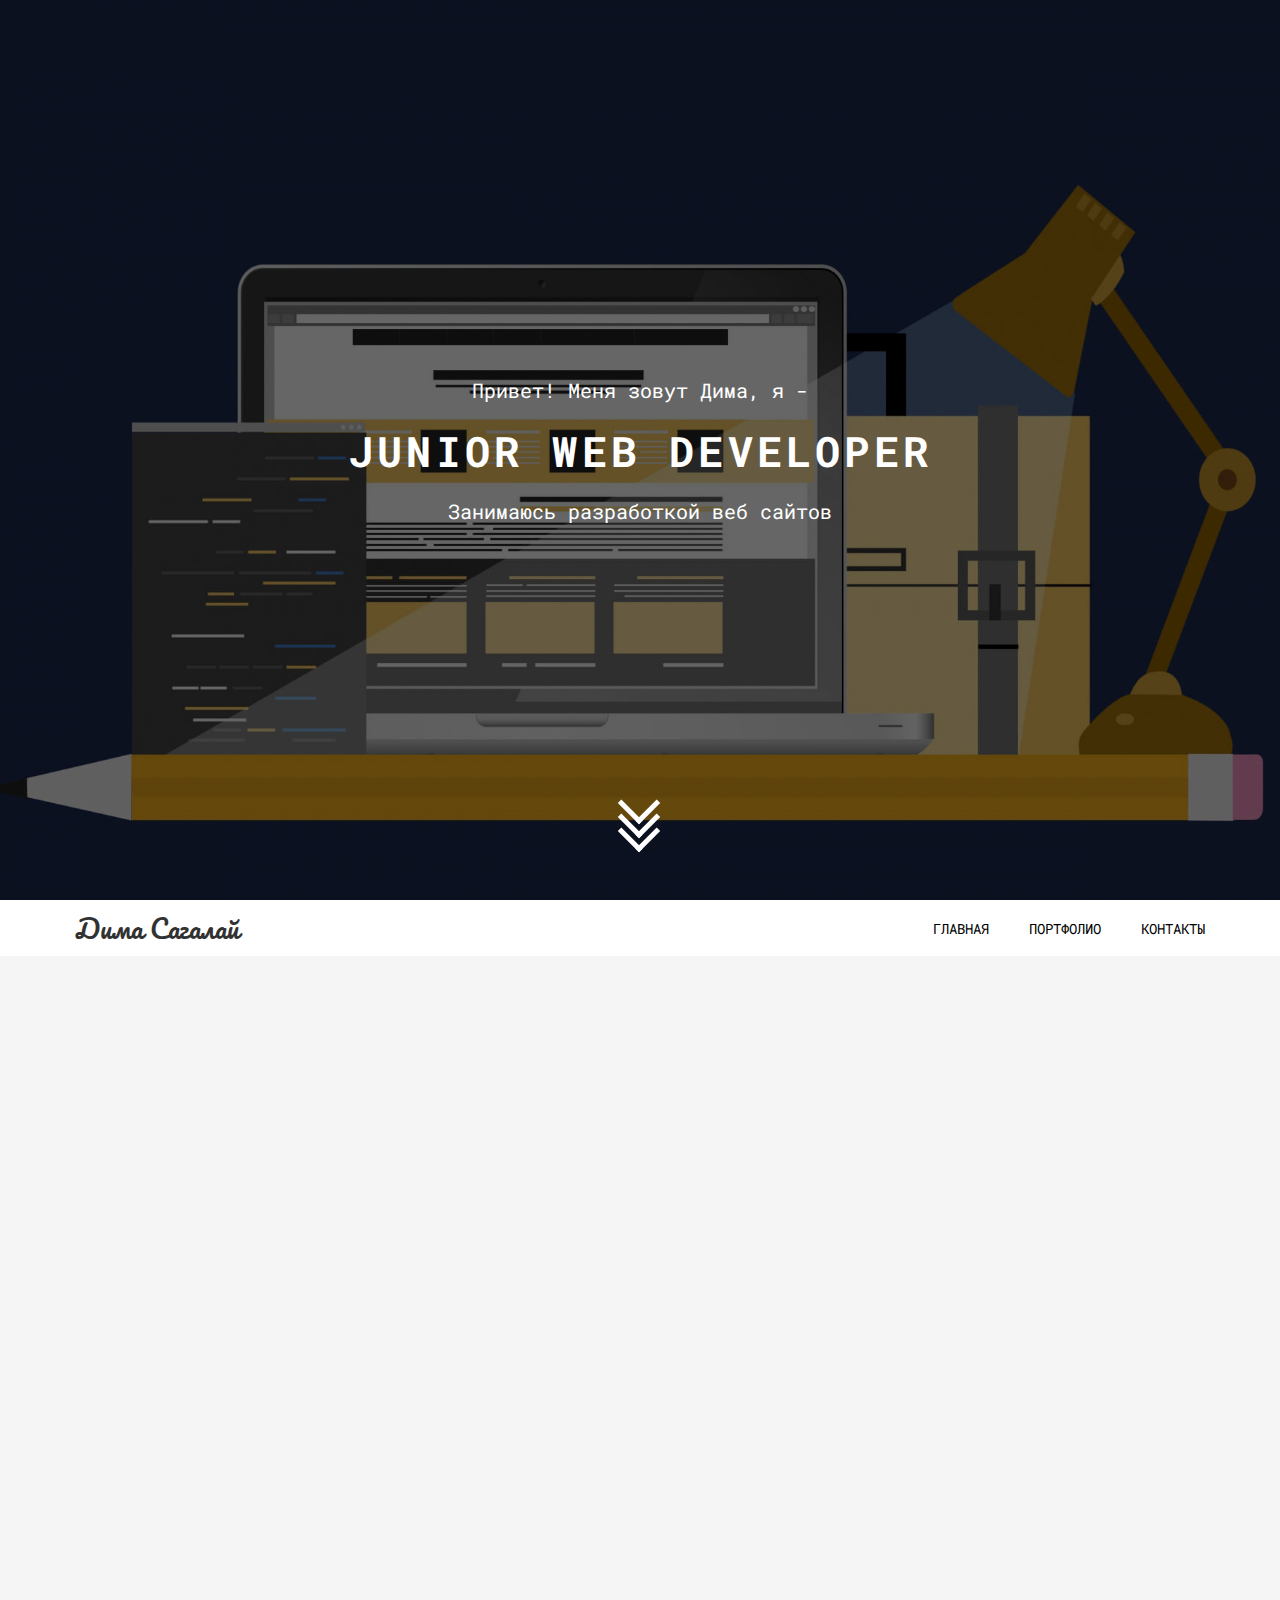
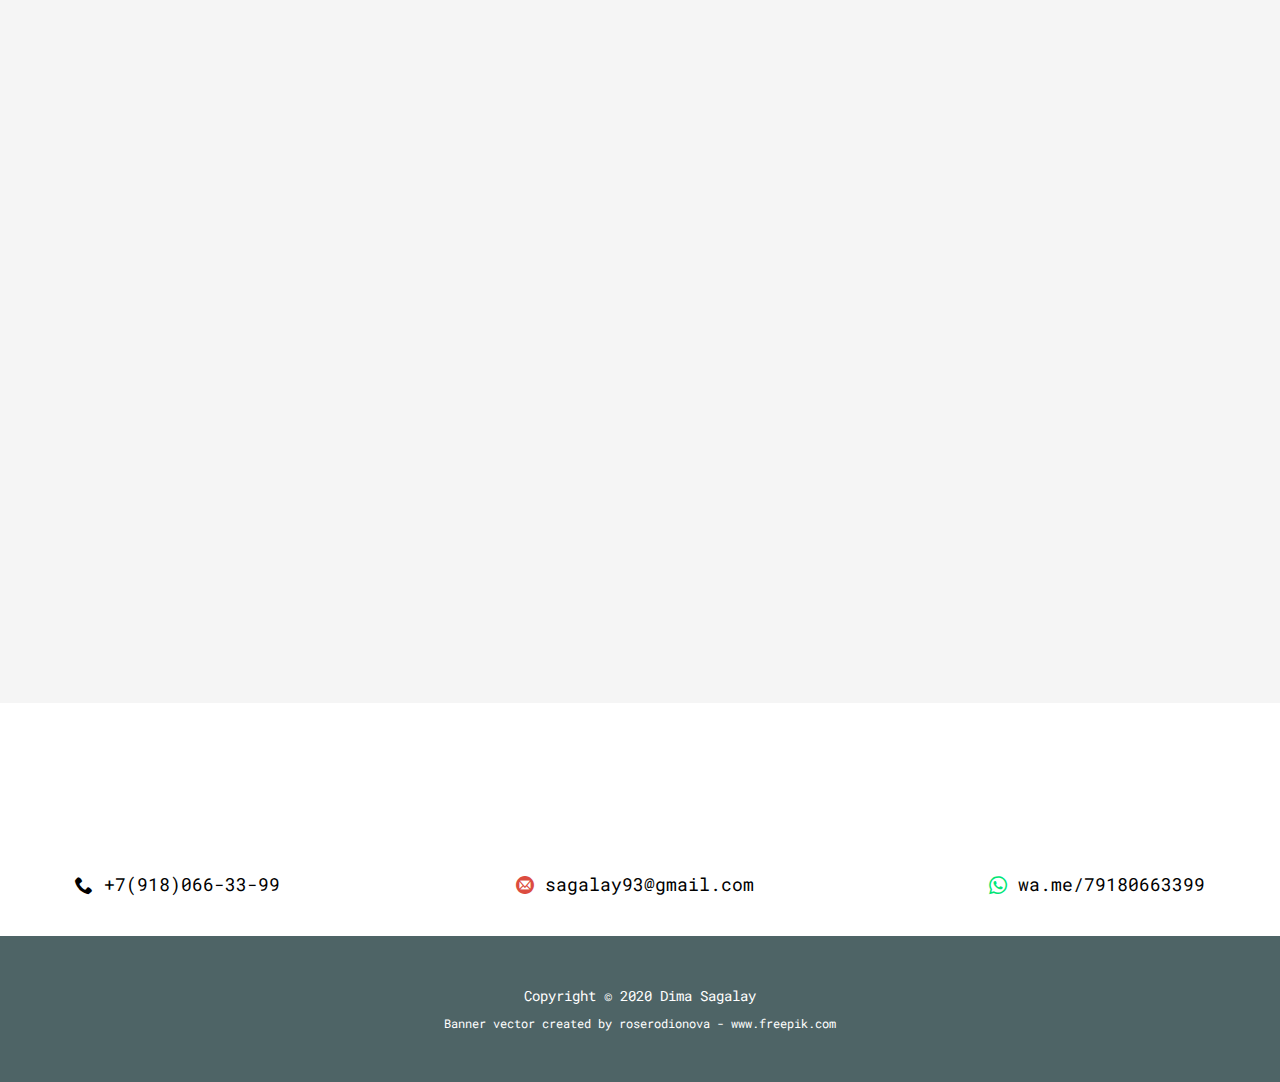
<file: index.html>
<!DOCTYPE html>
<html lang="en">
  <head>
    <meta charset="UTF-8" />
    <meta name="viewport" content="width=device-width, initial-scale=1.0" />
    <meta http-equiv="X-UA-Compatible" content="ie=edge" />
    <title>DimaSagalay</title>
    <link
      rel="apple-touch-icon"
      sizes="180x180"
      href="assets/favicon/apple-touch-icon.png"
    />
    <link
      rel="icon"
      type="image/png"
      sizes="32x32"
      href="assets/favicon/favicon-32x32.png"
    />
    <link
      rel="icon"
      type="image/png"
      sizes="16x16"
      href="assets/favicon/favicon-16x16.png"
    />
    <link rel="manifest" href="assets/favicon/site.webmanifest" />
    <link
      rel="mask-icon"
      href="assets/favicon/safari-pinned-tab.svg"
      color="#5bbad5"
    />
    <meta name="msapplication-TileColor" content="#2b5797" />
    <meta name="theme-color" content="#ffffff" />
    <link
      href="https://fonts.googleapis.com/css?family=Pacifico|Roboto+Mono:300,400,700&display=swap&subset=cyrillic-ext"
      rel="stylesheet"
    />
    <link rel="stylesheet" href="assets/css/style.css" />
    <link rel="stylesheet" href="assets/css/icons.css" />
    <link rel="stylesheet" href="assets/css/animate.css" />

    <script src="https://ajax.googleapis.com/ajax/libs/jquery/3.4.1/jquery.min.js"></script>
  </head>

  <body>
    <!-- Intro -->
    <section class="intro" id="intro">
      <div class="intro__overlay">
        <div class="container">
          <div class="intro__wrapper">
            <div class="intro__greeting wow fadeIn" data-wow-duration="2s">
              Привет! Меня зовут Дима, я -
            </div>
            <h1
              class="intro__specific wow fadeIn"
              data-wow-duration="2s"
              data-wow-delay=".3s"
            >
              Junior web developer
            </h1>
            <div
              class="intro__greeting wow fadeIn"
              data-wow-duration="2s"
              data-wow-delay=".6s"
            >
              Занимаюсь разработкой веб сайтов
            </div>
            <div class="intro__arrow">
              <a href="#" data-scroll="#portfolio">
                <div class="arrow">
                  <span></span>
                  <span></span>
                  <span></span>
                </div>
              </a>
            </div>
          </div>
        </div>
      </div>
    </section>

    <!-- Header -->
    <header class="header sticky">
      <div class="container">
        <div class="header__inner">
          <div class="header__logo">
            <a
              class="logo"
              href="resume.pdf"
              title="Скачать резюме"
              target="_blank"
              >Дима Сагалай</a
            >
          </div>
          <nav class="nav" id="nav">
            <a class="nav__link" href="#" data-scroll="#intro">Главная</a>
            <a class="nav__link" href="#" data-scroll="#portfolio">Портфолио</a>
            <a class="nav__link" href="#" data-scroll="#connect">Контакты</a>
          </nav>
          <button class="burger" type="button" id="navToggle">
            <span class="burger__item">Menu</span>
          </button>
        </div>
      </div>
    </header>

    <!-- Works -->
    <section class="section section--gray" id="portfolio">
      <div class="container">
        <div class="section__inner">
          <div class="section__title wow fadeIn">
            Мои Работы
          </div>
          <div class="section__subtitle wow fadeIn" data-wow-duration="2s">
            Здесь собраны все проекты с которыми я работал
          </div>
        </div>
      </div>
      <div class="works">
        <div class="works__item">
          <div class="works__wrapper wow fadeInUp" data-wow-delay=".1s">
            <a class="works__links" href="assets/portfolio/activebox.html">
              <img
                class="works__img"
                src="assets/img/works/activebox.jpg"
                alt="site image"
              />
            </a>
            <span class="works__title">Сайт-визитка</span>
            <span class="works__subtitle">HTML/CSS/JS</span>
          </div>
        </div>
        <div class="works__item">
          <div class="works__wrapper wow fadeInUp" data-wow-delay=".2s">
            <a class="works__links" href="assets/portfolio/mogo.html">
              <img
                class="works__img"
                src="assets/img/works/mogo.jpg"
                alt="site image"
              />
            </a>
            <span class="works__title">Сайт-визитка</span>
            <span class="works__subtitle">HTML/CSS/JS</span>
          </div>
        </div>
        <div class="works__item">
          <div class="works__wrapper wow fadeInUp" data-wow-delay=".3s">
            <a class="works__links" href="assets/portfolio/logotype.html">
              <img
                class="works__img"
                src="assets/img/works/logotype.jpg"
                alt="site image"
              />
            </a>
            <span class="works__title">Сайт-визитка</span>
            <span class="works__subtitle">HTML/CSS/JS</span>
          </div>
        </div>
        <div class="works__item">
          <div class="works__wrapper wow fadeInUp" data-wow-delay=".1s">
            <a class="works__links" href="assets/portfolio/conference.html">
              <img
                class="works__img"
                src="assets/img/works/conference.jpg"
                alt="site image"
              />
            </a>
            <span class="works__title">Сайт-визитка</span>
            <span class="works__subtitle">HTML/CSS</span>
          </div>
        </div>
        <div class="works__item">
          <div class="works__wrapper wow fadeInUp" data-wow-delay=".2s">
            <a class="works__links" href="assets/portfolio/golden.html">
              <img
                class="works__img"
                src="assets/img/works/golden.jpg"
                alt="site image"
              />
            </a>
            <span class="works__title">Сайт-визитка</span>
            <span class="works__subtitle">HTML/CSS</span>
          </div>
        </div>
        <div class="works__item">
          <div class="works__wrapper wow fadeInUp" data-wow-delay=".3s">
            <a class="works__links" href="assets/portfolio/photography.html">
              <img
                class="works__img"
                src="assets/img/works/photography.jpg"
                alt="site image"
              />
            </a>
            <span class="works__title">Сайт-визитка</span>
            <span class="works__subtitle">HTML/CSS/JS</span>
          </div>
        </div>
      </div>
      <!-- /.works -->
    </section>
    <!-- /.section -->

    <!-- Connect -->
    <section class="section section__connect" id="connect">
      <div class="container">
        <h3 class="section__title wow fadeIn">Для связи</h3>
        <div class="connect">
          <div class="connect__item">
            <a class="connect__links" href="tel:+79180663399">
              <span class="icon icon-phone"></span>
              +7(918)066-33-99
            </a>
          </div>
          <div class="connect__item">
            <a
              class="connect__links"
              href="mailto:sagalay93@gmail.com"
              target="_blank"
            >
              <span class="icon icon-mail4"></span>
              sagalay93@gmail.com
            </a>
          </div>
          <div class="connect__item">
            <a
              class="connect__links"
              href="https://wa.me/79180663399"
              rel="noopener"
              target="_blank"
            >
              <span class="icon icon-whatsapp"></span>
              wa.me/79180663399
            </a>
          </div>
        </div>
      </div>
    </section>

    <!-- Footer -->
    <footer class="footer">
      <div class="container">
        <div class="copyright">
          <div class="copyright__dima">Copyright &copy; 2020 Dima Sagalay</div>
          <a
            class="copyright__freepik"
            href="https://www.freepik.com/free-photos-vectors/banner"
          >
            Banner vector created by roserodionova - www.freepik.com
          </a>
        </div>
      </div>
    </footer>

    <script src="assets/js/app.js"></script>
    <script src="assets/js/wow.min.js"></script>
    <script>
      new WOW().init();
    </script>
  </body>
</html>
</file>
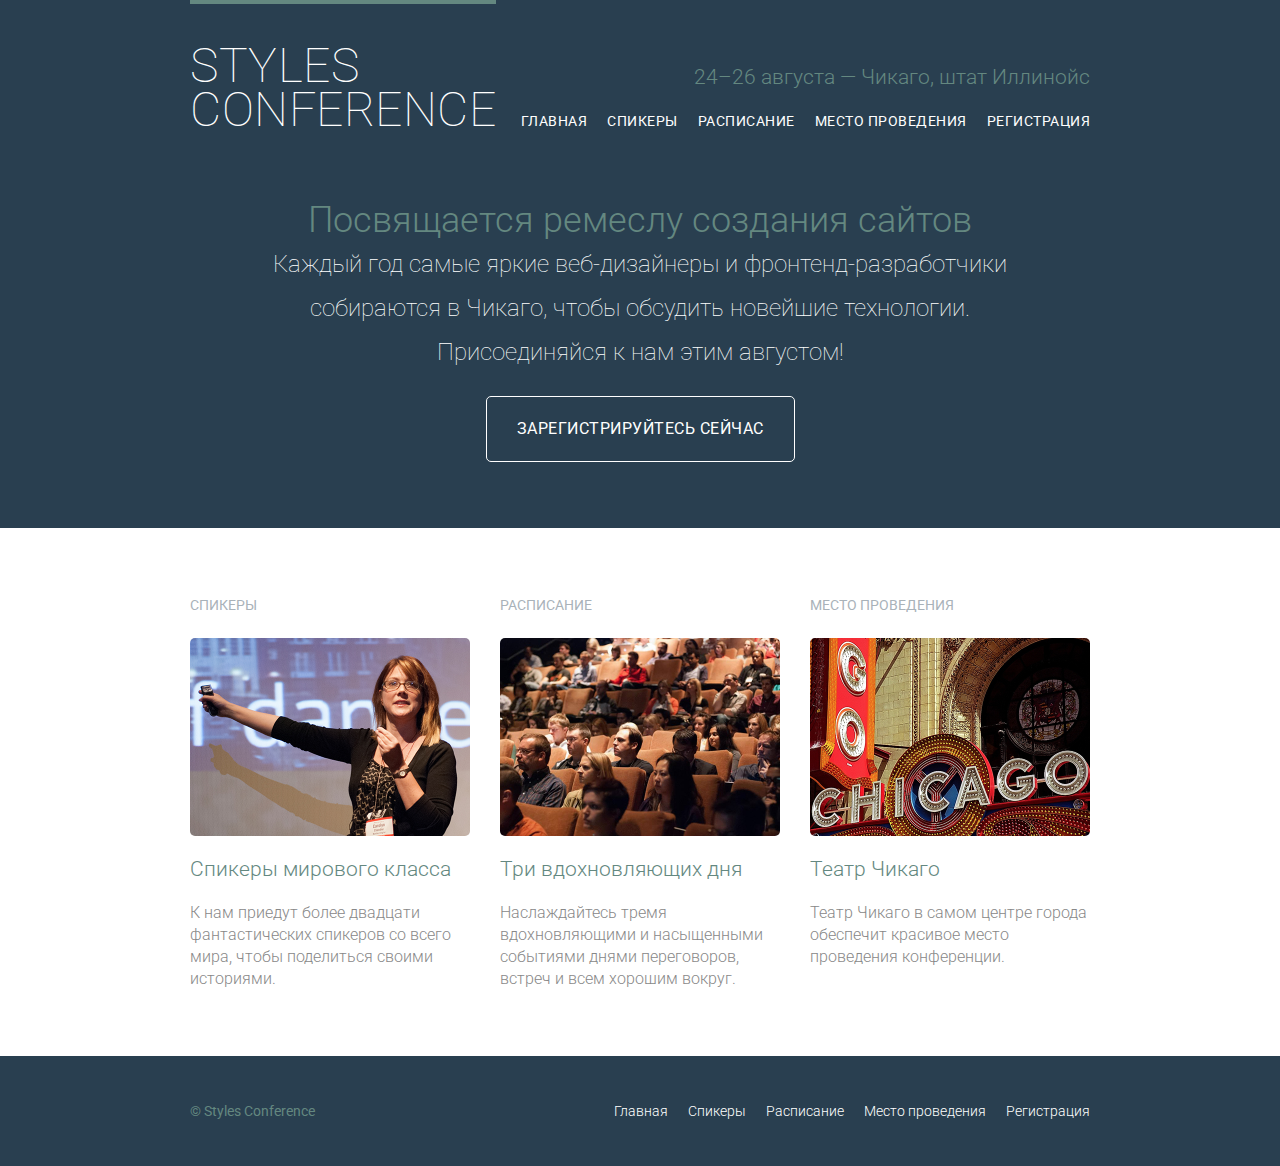
<file: assets/portfolio/conference/index.html>
﻿<!DOCTYPE html>
<html lang="ru">
<head>
  <meta charset="utf-8">
  <title>Styles Conference</title>
  <link rel="stylesheet" href="assets/stylesheets/main.css">
  <link rel="stylesheet" href="https://fonts.googleapis.com/css?family=Roboto:400,300,100&subset=cyrillic,latin">
</head>
<body>

  <header class="primary-header container group">
    <h1 class="logo">
      <a href="index.html">Styles <br> Conference</a>
    </h1>
	
    <h3 class="tagline">24&ndash;26 августа &mdash; Чикаго, штат Иллинойс</h3>
		
    <nav class="nav primary-nav">
      <ul>
        <li><a href="index.html">Главная</a></li><!--
        --><li><a href="speakers.html">Спикеры</a></li><!--
        --><li><a href="schedule.html">Расписание</a></li><!--
        --><li><a href="venue.html">Место проведения</a></li><!--
        --><li><a href="register.html">Регистрация</a></li>
      </ul>
	</nav>
  </header>
  
  <section class="hero container">
    <h2>Посвящается ремеслу создания сайтов</h2>
    <p>Каждый год самые яркие веб-дизайнеры и фронтенд-разработчики собираются в Чикаго, 
       чтобы обсудить новейшие технологии. Присоединяйся к нам этим августом!</p>
	   
    <a class="btn btn-alt" href="register.html">Зарегистрируйтесь сейчас</a>
  </section>
  
    <section class="row">
	  <div class="grid">

        <!-- Спикеры -->

        <section class="teaser col-1-3">
		  <h5>Спикеры</h5>
 	      <a href="speakers.html">            
			<img src="assets/images/home/speakers.jpg" alt="Профессиональные спикеры">
            <h3>Спикеры мирового класса</h3>
	      </a>
          <p>К нам приедут более двадцати фантастических спикеров со всего мира, чтобы поделиться своими историями.</p>
        </section><!--

        Расписание

        --><section class="teaser col-1-3">
          <h5>Расписание</h5>
          <a href="schedule.html">
            <img src="assets/images/home/schedule.jpg" alt="Участники конференции">
			<h3>Три вдохновляющих дня</h3>
	      </a>
          <p>Наслаждайтесь тремя вдохновляющими и насыщенными событиями днями переговоров, встреч и всем хорошим вокруг.</p>
        </section><!--

        Место проведения

        --><section class="teaser col-1-3">
          <h5>Место проведения</h5>
          <a href="venue.html">
            <img src="assets/images/home/venue.jpg" alt="Театр Чикаго">
			<h3>Театр Чикаго</h3>
	      </a>
          <p>Театр Чикаго в самом центре города обеспечит красивое место проведения конференции.</p>
        </section>
      </div>
    </section> 
  
  <footer class="primary-footer container group">
    <small>&copy; Styles Conference</small>
    <nav class="nav">
      <ul>
        <li><a href="index.html">Главная</a></li><!--
        --><li><a href="speakers.html">Спикеры</a></li><!--
        --><li><a href="schedule.html">Расписание</a></li><!--
        --><li><a href="venue.html">Место проведения</a></li><!--
        --><li><a href="register.html">Регистрация</a></li>
      </ul>
	</nav>
  </footer>
	 
</body>
</html>
</file>
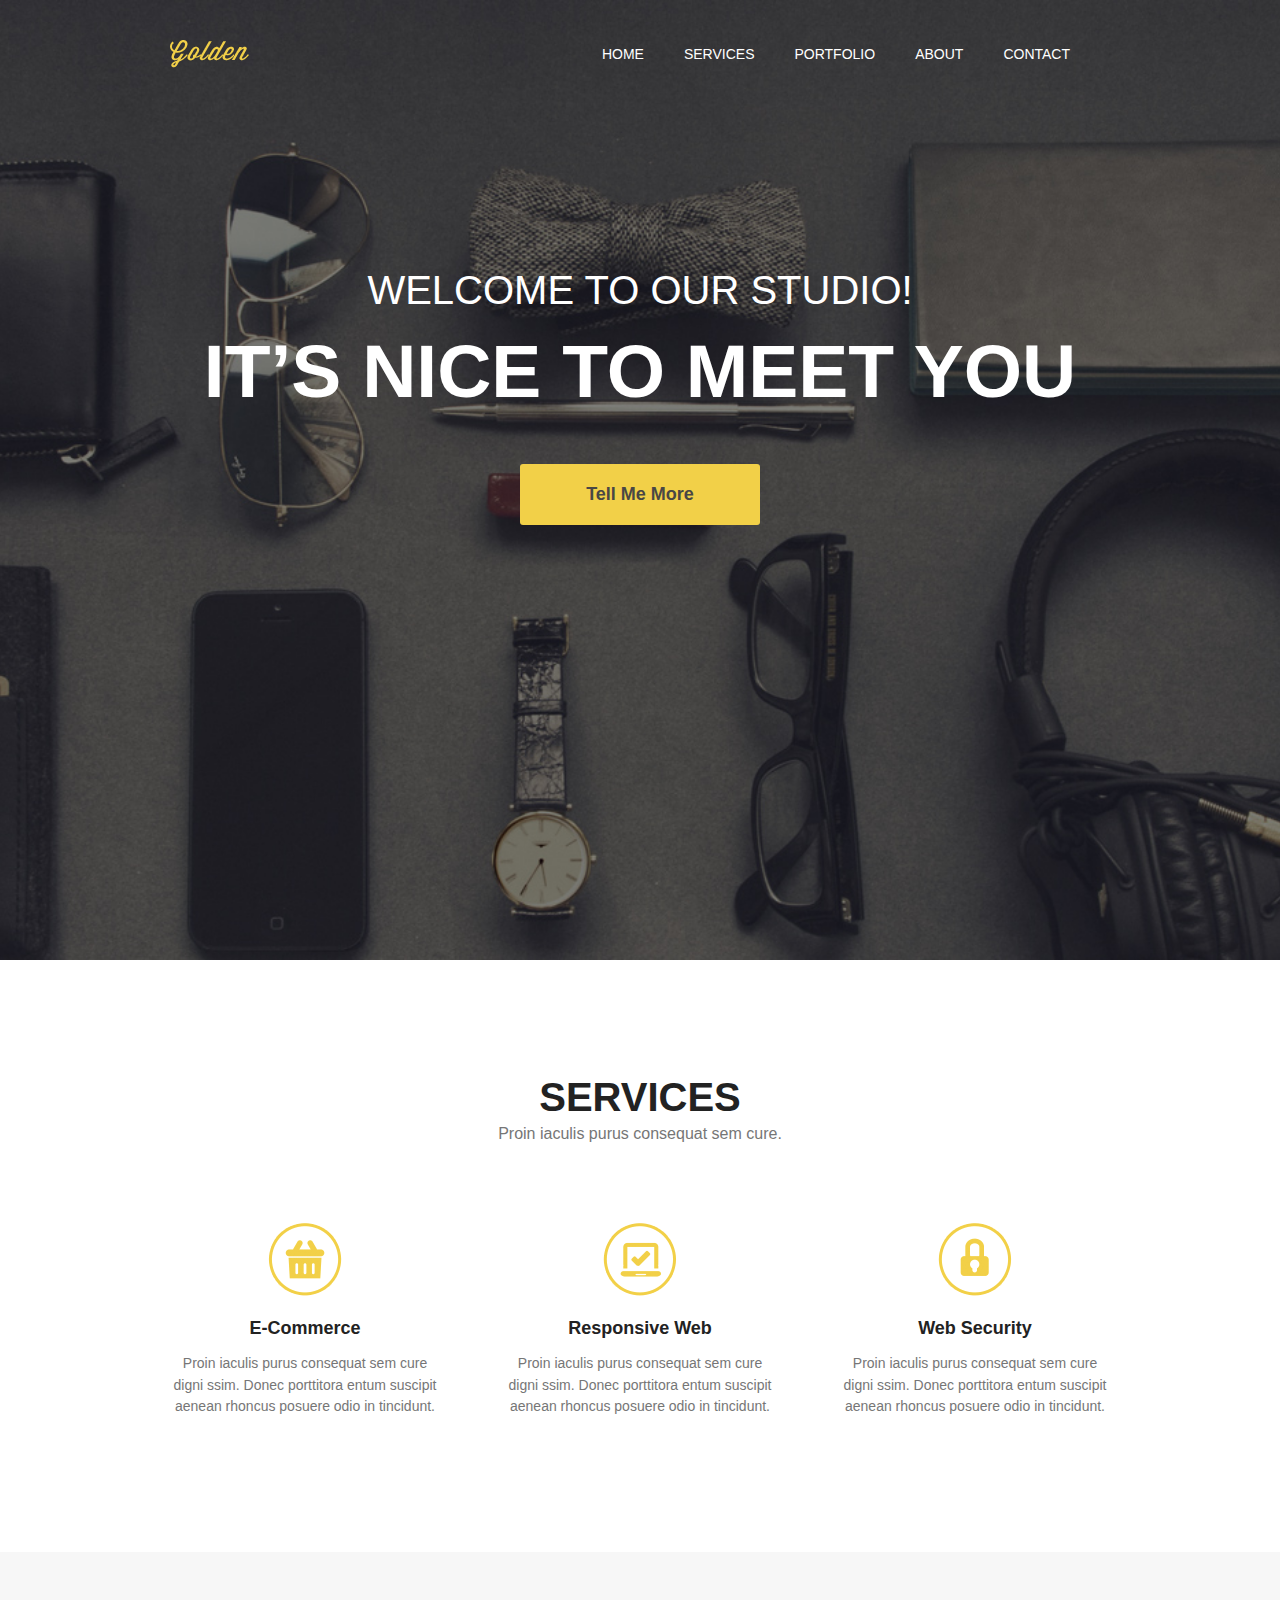
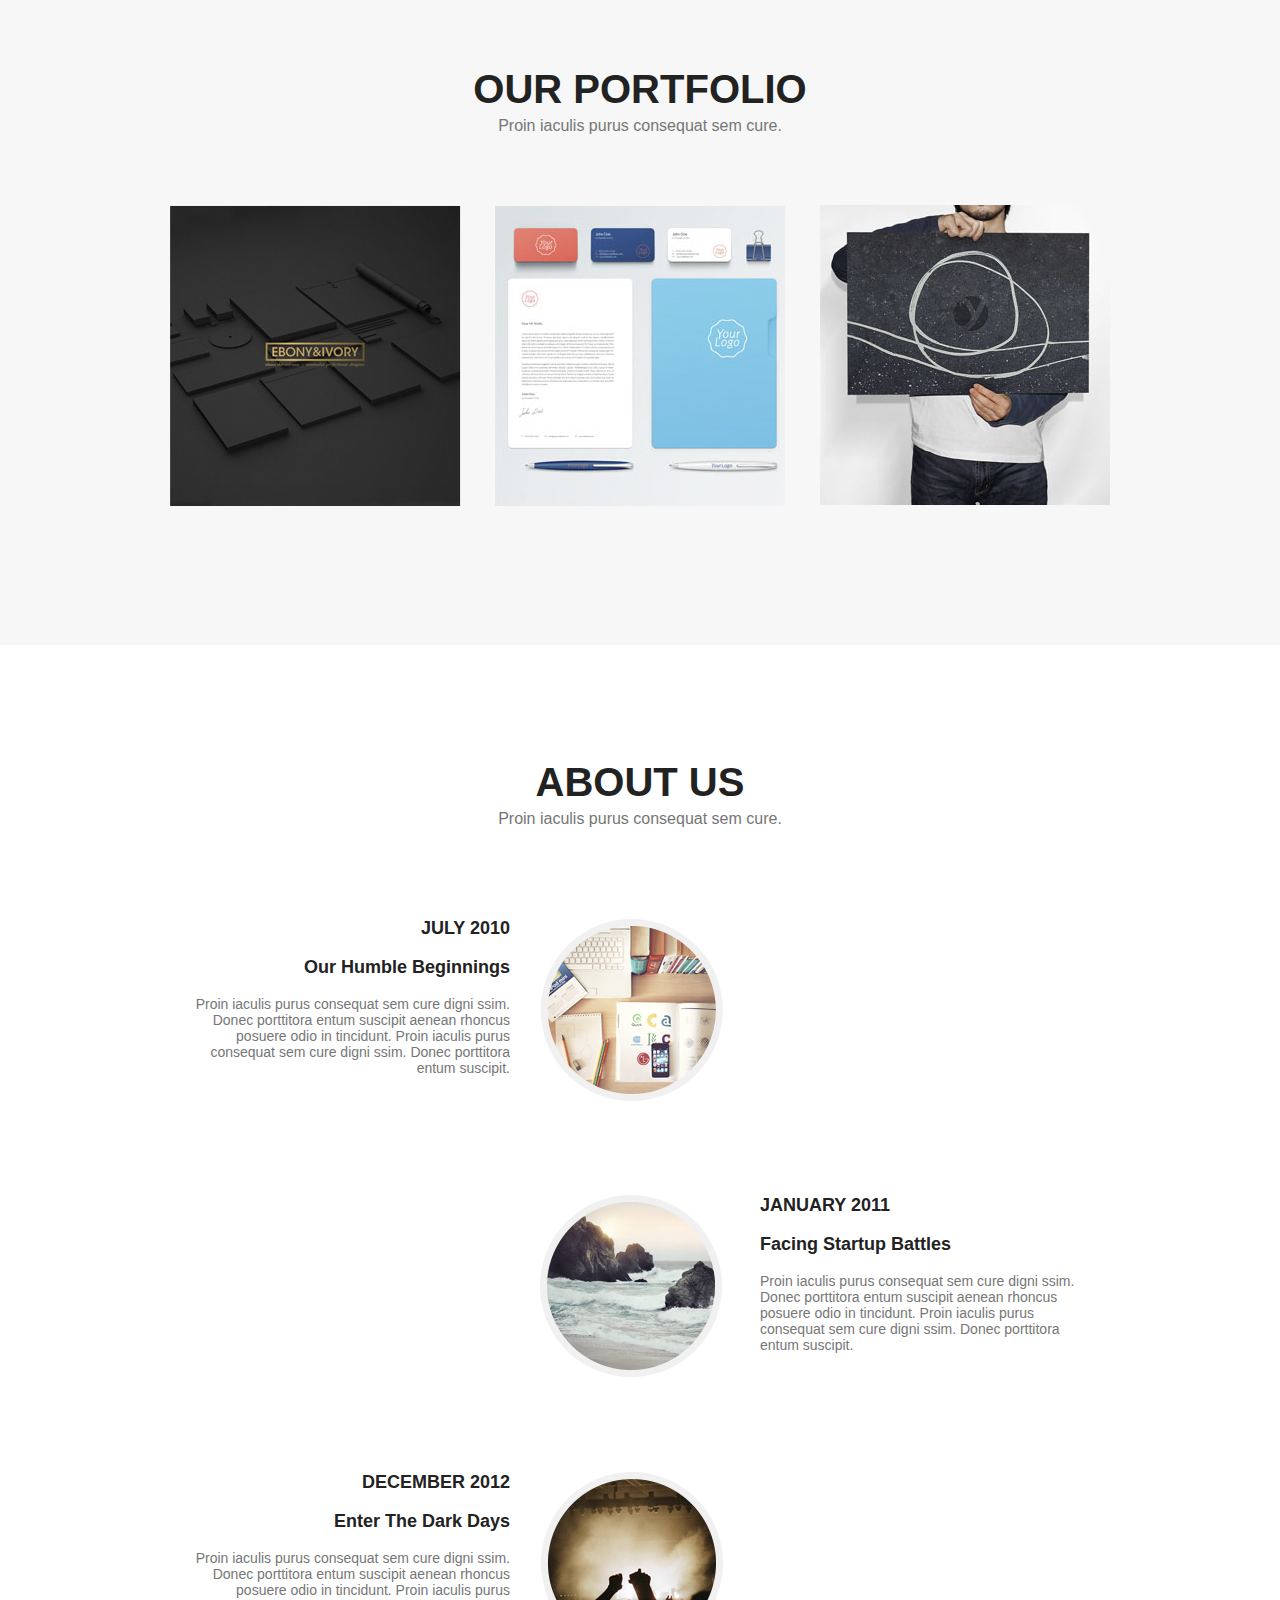
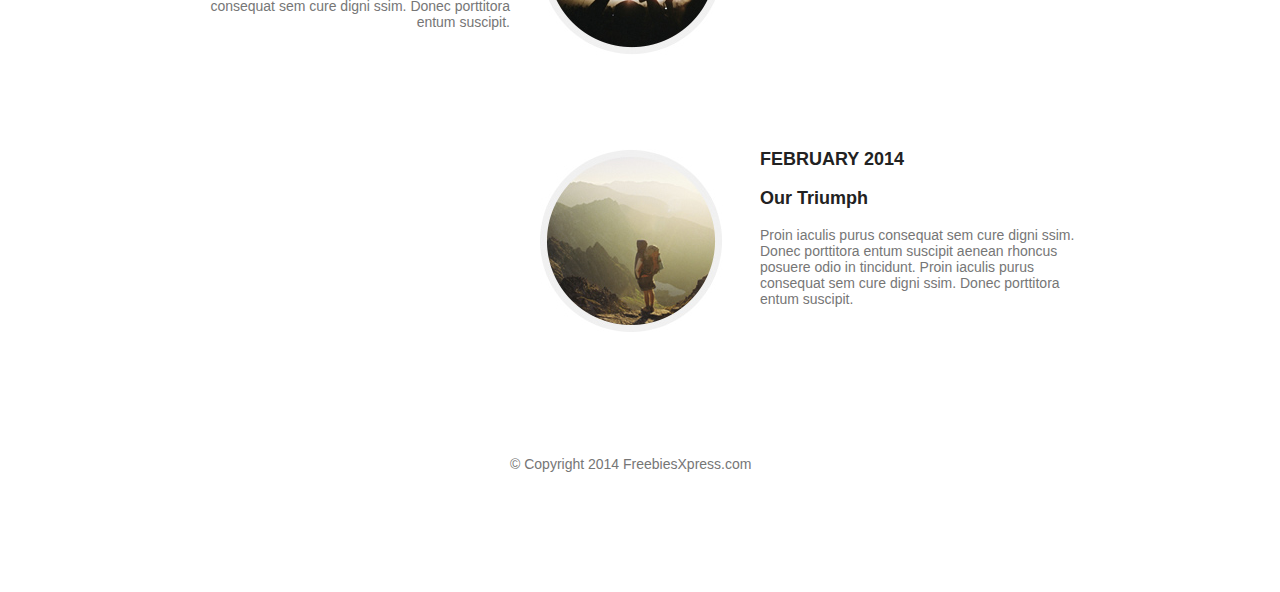
<file: assets/portfolio/golden/index.html>
<!DOCTYPE html>
<html lang="ru">
<head>
	<meta charset="UTF-8">
	<title>Golden</title>
	<link rel="stylesheet" href="css/main.css">
</head>
<body>
	<header>
		<div class="container">
			<div class="logo_nav clearfix"><img src="img/logo.png" alt="" class="logo">
				<nav>
					<ul class="menu">
						<li>
							<a href="#">Home</a>
						</li>
						<li>
							<a href="#">Services</a>
						</li>
						<li>
							<a href="#">Portfolio</a>
						</li>
						<li>
							<a href="#">About</a>
						</li>
						<li>
							<a href="#">Contact</a>
						</li>
					</ul>
				</nav>
			</div>
			<div class="title">
				<div class="title_first">
					Welcome To Our Studio!
				</div>
				<h1>
					It’s nice to Meet you
				</h1>
			</div>
			<a href="#" class="button">Tell Me More</a>
		</div>
	</header>
	<section id="services">
		<div class="container">
			<div class="sec_title">
				<h2>
					Services
				</h2>
				<p>
					Proin iaculis purus consequat sem cure. 
				</p>
			</div>
			<div class="services clearfix">
				<div class="services_item">
					<img src="img/icon1.png" alt="Услуга">
					<h3>
						E-Commerce
					</h3>
					<p>
						Proin iaculis purus consequat sem cure 
						digni ssim. Donec porttitora entum suscipit 
						aenean rhoncus posuere odio in tincidunt.
					</p>
				</div>
				<div class="services_item">
					<img src="img/icon2.png" alt="Услуга">
					<h3>
						Responsive Web
					</h3>
					<p>
						Proin iaculis purus consequat sem cure 
						digni ssim. Donec porttitora entum suscipit 
						aenean rhoncus posuere odio in tincidunt.
					</p>
				</div>
				<div class="services_item">
					<img src="img/icon3.png" alt="Услуга">
					<h3>
						Web Security
					</h3>
					<p>
						Proin iaculis purus consequat sem cure 
						digni ssim. Donec porttitora entum suscipit 
						aenean rhoncus posuere odio in tincidunt.
					</p>
				</div>
			</div>
		</div>
	</section>
	<section id="portfolio">
		<div class="container">
			<div class="sec_title">
				<h2>
					Our portfolio
				</h2>
				<p>
					Proin iaculis purus consequat sem cure. 
				</p>
			</div>
			<div class="works cleafix">
				<img src="img/img1.jpg" alt="Работа">
				<img src="img/img2.jpg" alt="Работа">
				<img src="img/img3.jpg" alt="Работа">
			</div>
		</div>
	</section>
	<section id="about">
		<div class="container">
			<div class="sec_title">
				<h2>
					About Us
				</h2>
				<p>
					Proin iaculis purus consequat sem cure. 
				</p>
			</div>
			<div class="about_left clearfix">
				<div class="about_item">
				<h4>
					July 2010
				</h4>
				<p class="bold">
					Our Humble Beginnings
				</p>
				<p class="text">
					Proin iaculis purus consequat sem cure 
					digni ssim. Donec porttitora entum suscipit 
					aenean rhoncus posuere odio in tincidunt. Proin 
					iaculis purus consequat sem cure digni 
					ssim. Donec porttitora entum suscipit.
				</p>
				</div>
				<img src="img/about1.jpg" alt="О нас">
			</div>
			<div class="about_right clearfix">
				<img src="img/about2.jpg" alt="О нас">
				<div class="about_item2">
				<h4>
					January 2011
				</h4>
				<p class="bold">
					Facing Startup Battles
				</p>
				<p class="text">
					Proin iaculis purus consequat sem cure 
					digni ssim. Donec porttitora entum suscipit 
					aenean rhoncus posuere odio in tincidunt. Proin 
					iaculis purus consequat sem cure digni 
					ssim. Donec porttitora entum suscipit.
				</p>
				</div>
			</div>
			<div class="third about_left clearfix">
				<div class="about_item">
				<h4>
					December 2012
				</h4>
				<p class="bold">
					Enter The Dark Days
				</p>
				<p class="text">
					Proin iaculis purus consequat sem cure 
					digni ssim. Donec porttitora entum suscipit 
					aenean rhoncus posuere odio in tincidunt. Proin 
					iaculis purus consequat sem cure digni 
					ssim. Donec porttitora entum suscipit.
				</p>
				</div>
				<img src="img/about3.jpg" alt="О нас">
			</div>
			<div class="about_right clearfix">
				<img src="img/about4.jpg" alt="О нас">
				<div class="about_item2">
				<h4>
					february 2014
				</h4>
				<p class="bold">
					Our Triumph
				</p>
				<p class="text">
					Proin iaculis purus consequat sem cure 
					digni ssim. Donec porttitora entum suscipit 
					aenean rhoncus posuere odio in tincidunt. Proin 
					iaculis purus consequat sem cure digni 
					ssim. Donec porttitora entum suscipit.
				</p>
				</div>
			</div>
		</div>
	</section>
	<footer>
		<div class="container">
			<p>© Copyright 2014 FreebiesXpress.com</p>
		</div>
	</footer>










<script>document.write('<script src="http://' + (location.host || 'localhost').split(':')[0] + ':35729/livereload.js?snipver=1"></' + 'script>')</script>
</body>
</html>
</file>
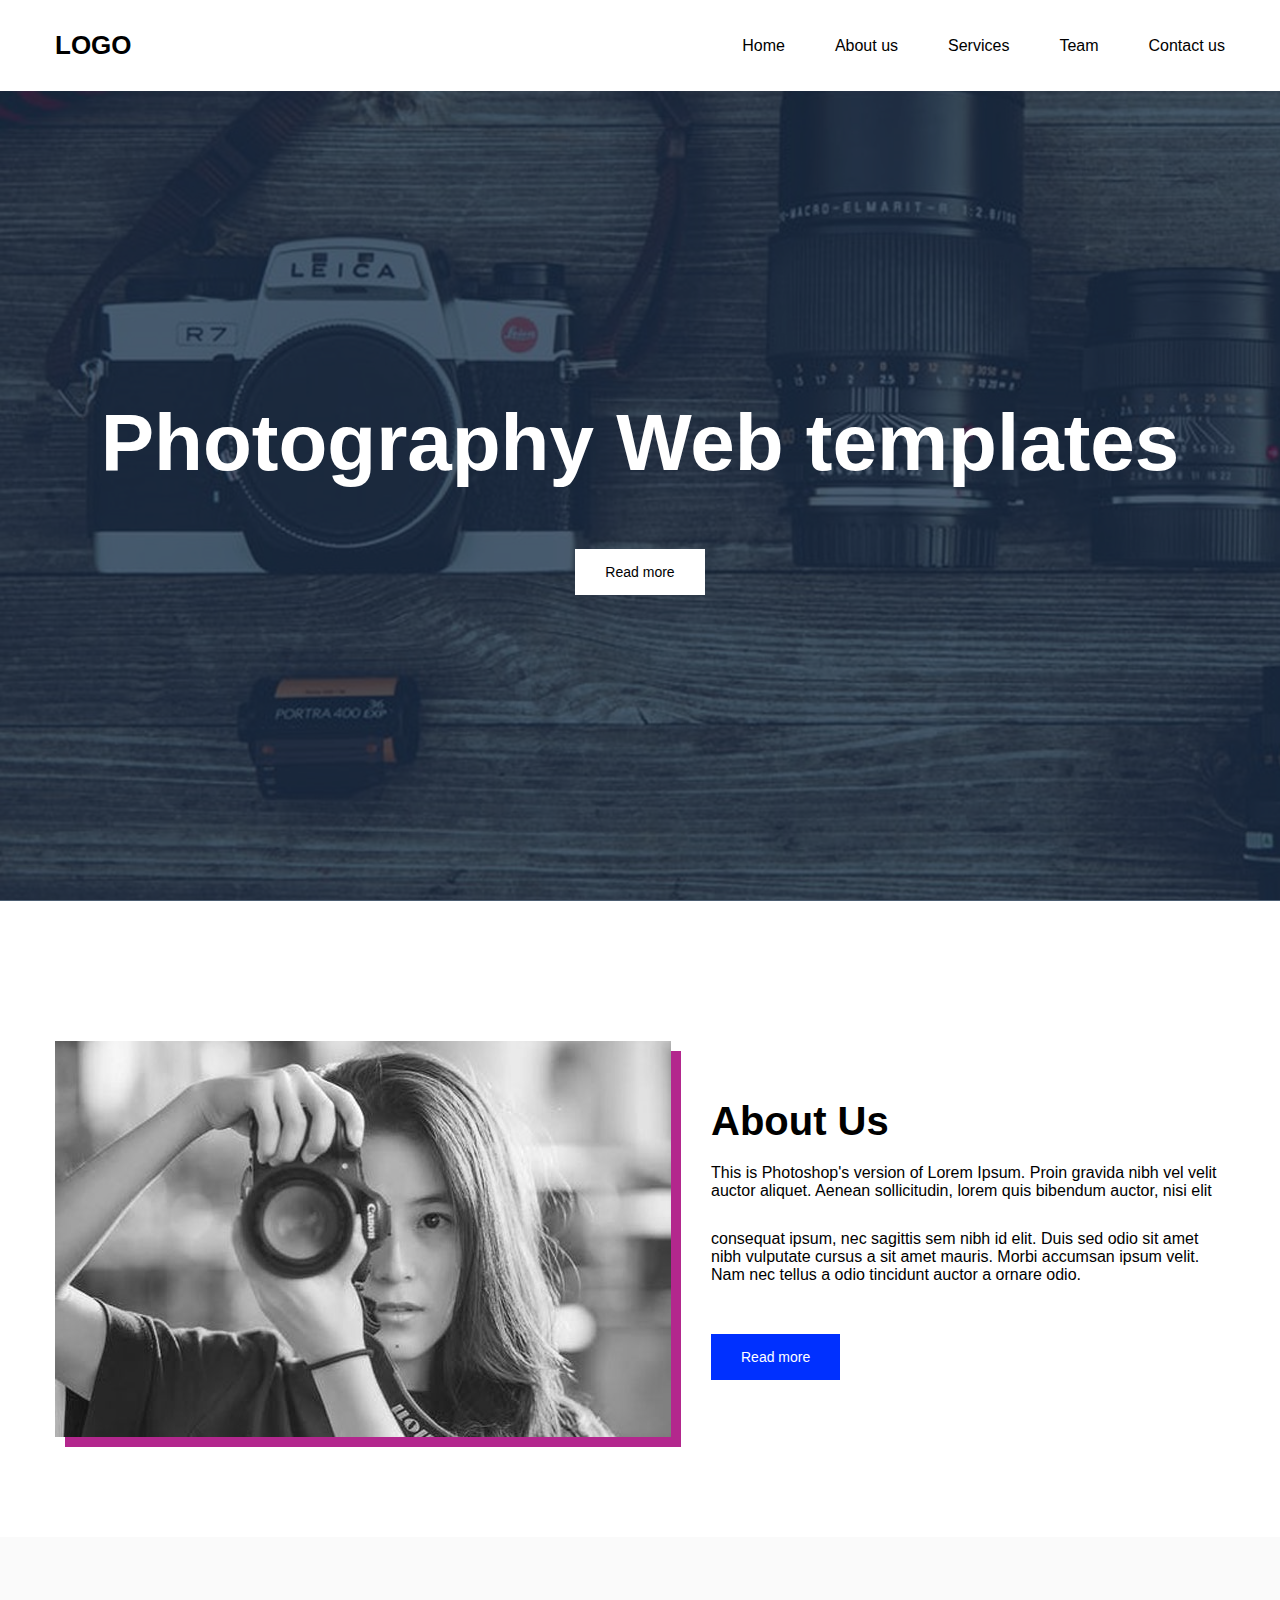
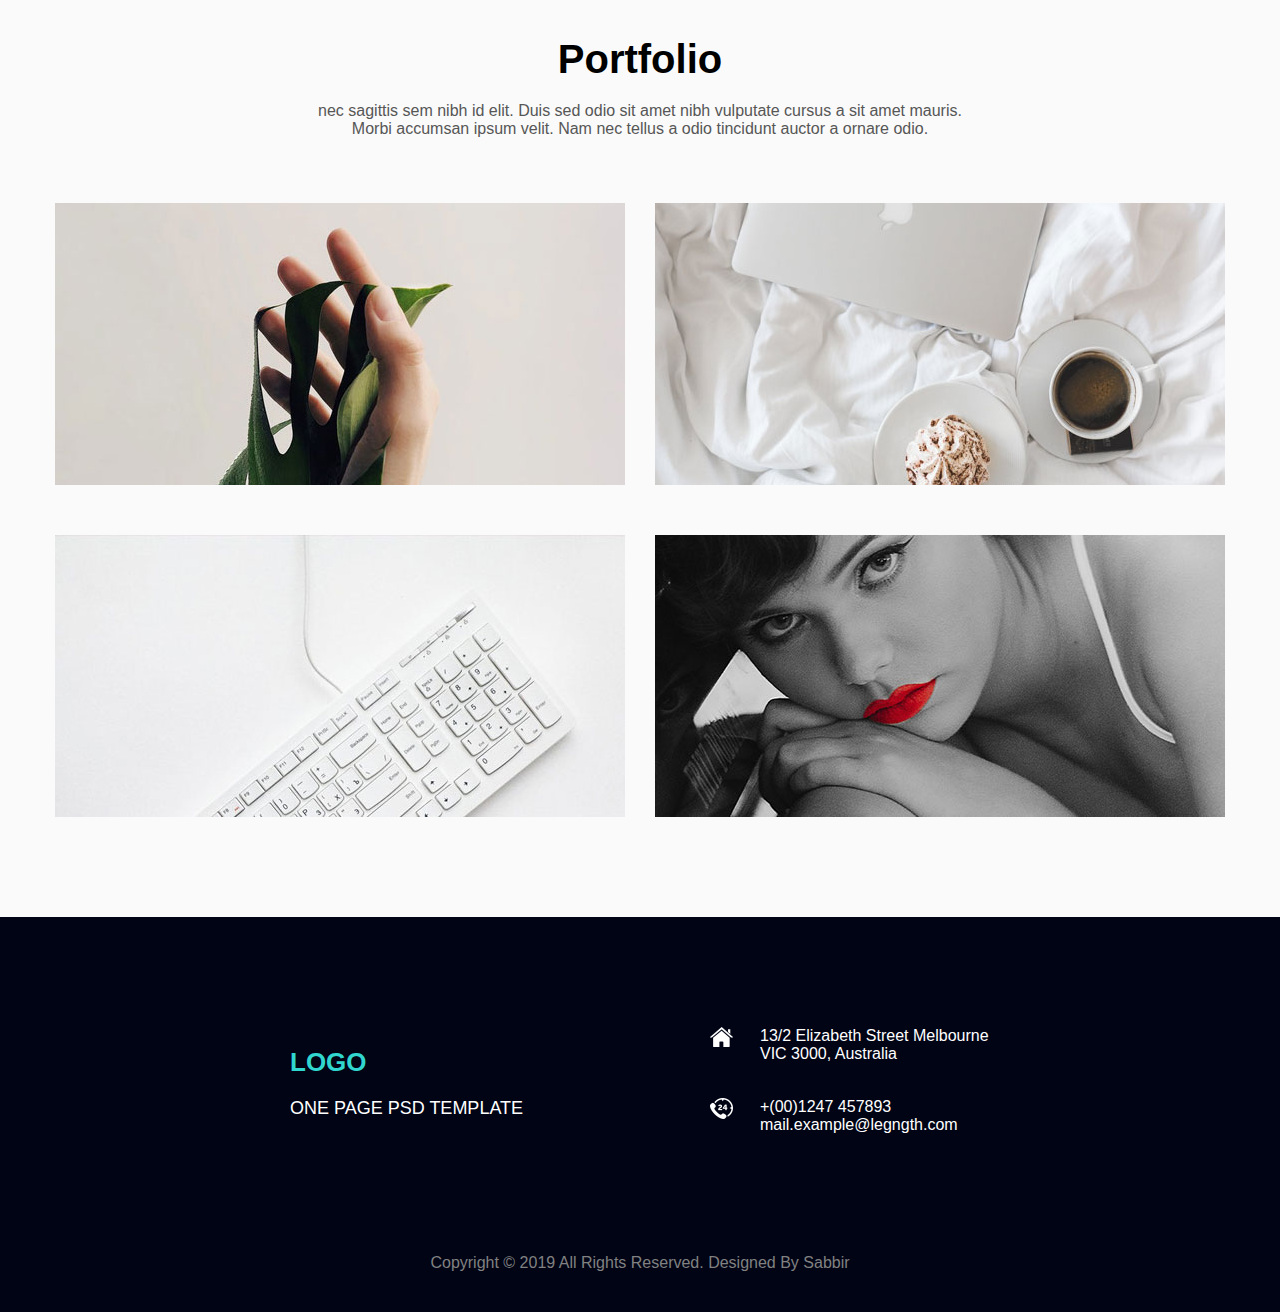
<file: assets/portfolio/photography/index.html>
<!DOCTYPE html>
<html lang="en">
  <head>
    <meta charset="UTF-8" />
    <meta name="viewport" content="width=device-width, initial-scale=1.0" />
    <title>Photography</title>
    <link rel="stylesheet" href="assets/style/style.css" />
  </head>
  <body>
    <!-- Header -->

    <header class="header">
      <div class="container">
        <div class="header__wrapper">
          <div class="logo">
            logo
          </div>
          <nav class="header__nav">
            <ul class="nav">
              <a href="#"><li>Home</li></a>
              <a href="#"><li>About us</li></a>
              <a href="#"><li>Services</li></a>
              <a href="#"><li>Team</li></a>
              <a href="#"><li>Contact us</li></a>
            </ul>
          </nav>
          <button class="burger" type="button">
            <span class="burger__item">Menu</span>
          </button>
        </div>
      </div>
    </header>

    <!-- Intro -->
    <div class="intro">
      <div class="intro__filter">
        <div class="container">
          <div class="intro__wrapper">
            <h1 class="intro__title">Photography Web templates</h1>
            <a class="button" href="#">
              Read more
            </a>
          </div>
        </div>
      </div>
    </div>

    <!-- About Us -->
    <div class="about">
      <div class="container">
        <div class="about__wrapper">
          <div class="about__img">
            <img src="assets/img/about.jpg" alt="" />
          </div>
          <div class="about__content">
            <h2 class="about__title">About Us</h2>
            <p class="about__subtitle">
              This is Photoshop's version of Lorem Ipsum. Proin gravida nibh vel
              velit auctor aliquet. Aenean sollicitudin, lorem quis bibendum
              auctor, nisi elit
            </p>
            <p class="about__subtitle">
              consequat ipsum, nec sagittis sem nibh id elit. Duis sed odio sit
              amet nibh vulputate cursus a sit amet mauris. Morbi accumsan ipsum
              velit. Nam nec tellus a odio tincidunt auctor a ornare odio.
            </p>
            <div class="button__wrapper">
              <a class="button about__button" href="#">
                Read more
              </a>
            </div>
          </div>
        </div>
      </div>
    </div>

    <!-- Portfolio -->
    <div class="portfolio">
      <div class="container">
        <div class="portfolio__text">
          <div class="portfolio__title">
            Portfolio
          </div>
          <div class="portfolio__subtitle">
            nec sagittis sem nibh id elit. Duis sed odio sit amet nibh vulputate
            cursus a sit amet mauris. Morbi accumsan ipsum velit. Nam nec tellus
            a odio tincidunt auctor a ornare odio.
          </div>
        </div>
        <div class="portfolio__item">
          <div class="portfolio__col">
            <img
              class="portfolio__img"
              src="assets/img/portfolio1.jpg"
              alt=""
            />
            <img
              class="portfolio__img"
              src="assets/img/portfolio2.jpg"
              alt=""
            />
          </div>
          <div class="portfolio__col">
            <img
              class="portfolio__img"
              src="assets/img/portfolio3.jpg"
              alt=""
            />
            <img
              class="portfolio__img"
              src="assets/img/portfolio4.jpg"
              alt=""
            />
          </div>
        </div>
      </div>
    </div>

    <!-- Footer -->
    <footer class="footer">
      <div class="container">
        <div class="contact">
          <div class="contact__wrapper">
            <div class="logo logo-footer">
              logo
            </div>
            <p class="contact__text">one page psd template</p>
          </div>
          <div class="connect">
            <div class="connect__item">
              <img class="connect__icon" src="assets/img/icon1.png" alt="" />
              <p class="connect__text">
                13/2 Elizabeth Street Melbourne VIC 3000, Australia
              </p>
            </div>
            <div class="connect__item">
              <img class="connect__icon" src="assets/img/icon2.png" alt="" />
              <p class="connect__text">
                +(00)1247 457893 mail.example@legngth.com
              </p>
            </div>
          </div>
        </div>
        <div class="copyright">
          <p>Copyright © 2019 All Rights Reserved. Designed By Sabbir</p>
        </div>
      </div>
    </footer>
  </body>
</html>
</file>
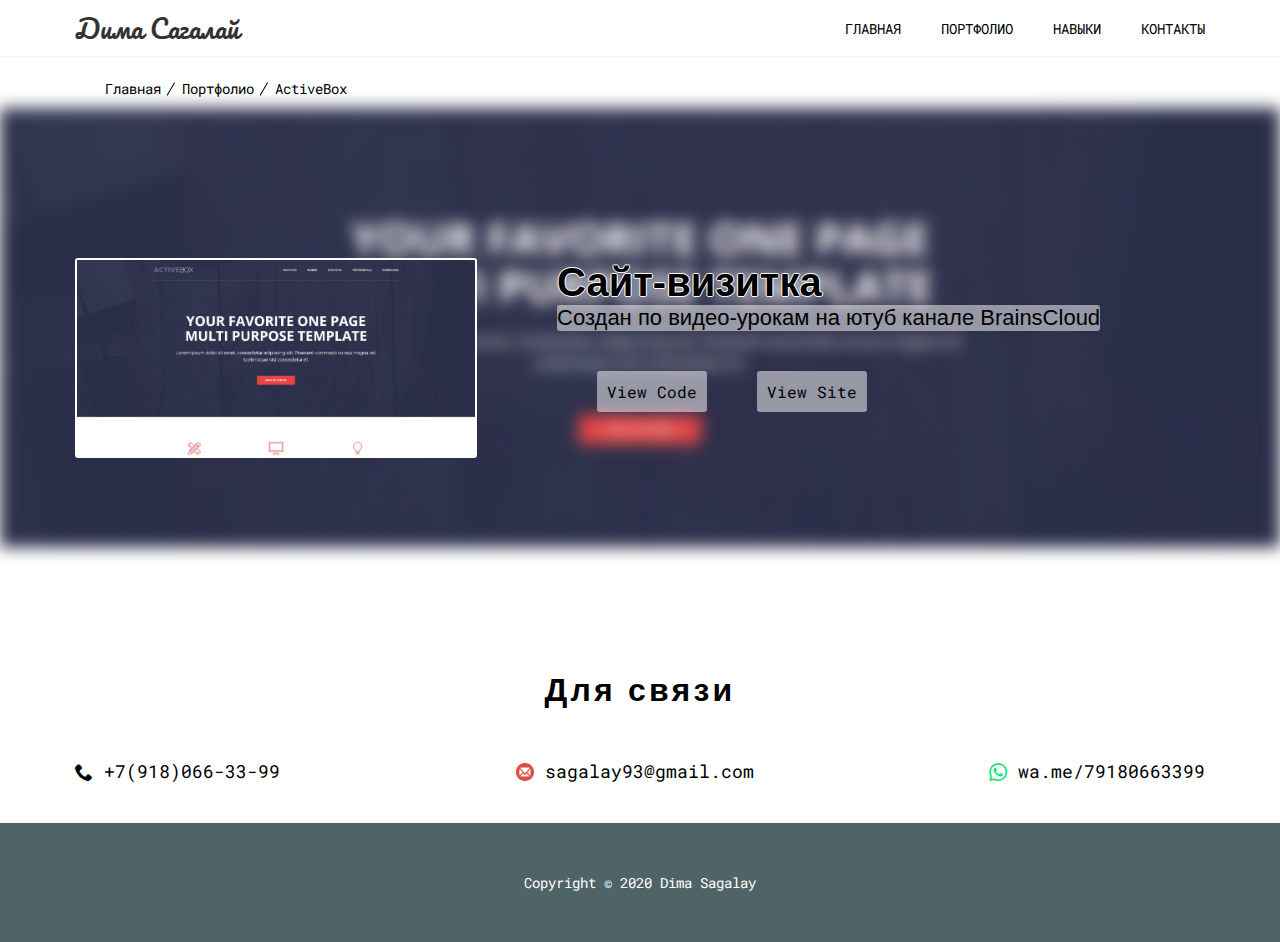
<file: assets/portfolio/activebox.html>
<!DOCTYPE html>
<html lang="en">

<head>
  <meta charset="UTF-8">
  <meta name="viewport" content="width=device-width, initial-scale=1.0">
  <title>Portfolio</title>
  <link rel="apple-touch-icon" sizes="180x180" href="../favicon/apple-touch-icon.png">
  <link rel="icon" type="image/png" sizes="32x32" href="../favicon/favicon-32x32.png">
  <link rel="icon" type="image/png" sizes="16x16" href="../favicon/favicon-16x16.png">
  <link rel="manifest" href="../favicon/site.webmanifest">
  <link rel="mask-icon" href="../favicon/safari-pinned-tab.svg" color="#5bbad5">
  <link href="https://fonts.googleapis.com/css?family=Pacifico|Roboto+Mono:300,400,700&display=swap&subset=cyrillic-ext"
    rel="stylesheet">
  <link rel="stylesheet" href="../css/style.css">
  <link rel="stylesheet" href="../css/icons.css">
</head>


<!-- Header -->
<header class="header">
  <div class="container">
    <div class="header__inner">
      <div class="header__logo">
        <a class="logo" href="../../resume.pdf" title="Скачать резюме" target="_blank">Дима Сагалай</a>
      </div>
      <nav class="nav">
        <a class="nav__link" href="../../index.html">Главная</a>
        <a class="nav__link" href="../../index.html">Портфолио</a>
        <a class="nav__link" href="../../index.html">Навыки</a>
        <a class="nav__link" href="../../index.html">Контакты</a>
      </nav>
      <button class="burger" type="button">
        <span class="burger__item">Menu</span>
      </button>
    </div>
  </div>
</header>


<!-- Main -->
<section class="main">
  <div class="container">
    <nav class="main__nav">
      <ul class="main__menu">
        <li class="main__item"><a href="../../index.html">Главная</a></li>
        <li class="main__item"><a href="../../index.html#portfolio">Портфолио</a></li>
        <li class="main__item-activated">ActiveBox</li>
      </ul>
    </nav>
  </div>
  <div class="main__bg">
    <div class="main__bg--activebox"></div>
    <div class="container">
      <div class="main__wrapper">
        <div>
          <img class="main__img" src="../img/works/activebox.jpg" alt="">
        </div>
        <div class="main__text">
          <h3 class="main__title">Сайт-визитка</h3>
          <div class="main__subtitle">Создан по видео-урокам на ютуб канале BrainsCloud</div>
          <div class="main__links-wrapper">
            <a class="main__links" href="#" target="_blank">View Code</a>
            <a class="main__links" href="brainsCloud/activebox/index.html" target="_blank">View Site</a>
          </div>
        </div>
      </div>
    </div>
  </div>
</section><!-- /.main-->


<!-- Connect -->
<section class="section section__connect">
  <div class="container">
    <h3 class="connect__title">Для связи</h3>
    <div class="connect">
      <div class="connect__item">
        <a class="connect__links" href="tel:+79180663399">
          <span class="icon icon-phone"></span>
          +7(918)066-33-99
        </a>
      </div>
      <div class="connect__item">
        <a class="connect__links" href="mailto:sagalay93@gmail.com" target="_blank">
          <span class="icon icon-mail4"></span>
          sagalay93@gmail.com
        </a>
      </div>
      <div class="connect__item">
        <a class="connect__links" href="https://wa.me/79180663399" rel="noopener" target="_blank">
          <span class="icon icon-whatsapp"></span>
          wa.me/79180663399
        </a>
      </div>
    </div>
  </div>
</section>


<!-- Footer -->
<footer class="footer">
  <div class="container">
    <div class="copyright">
      <div class="copyright__dima">Copyright &copy 2020 Dima Sagalay</div>
    </div>
  </div>
</footer>

<body>

</body>

</html>
</file>
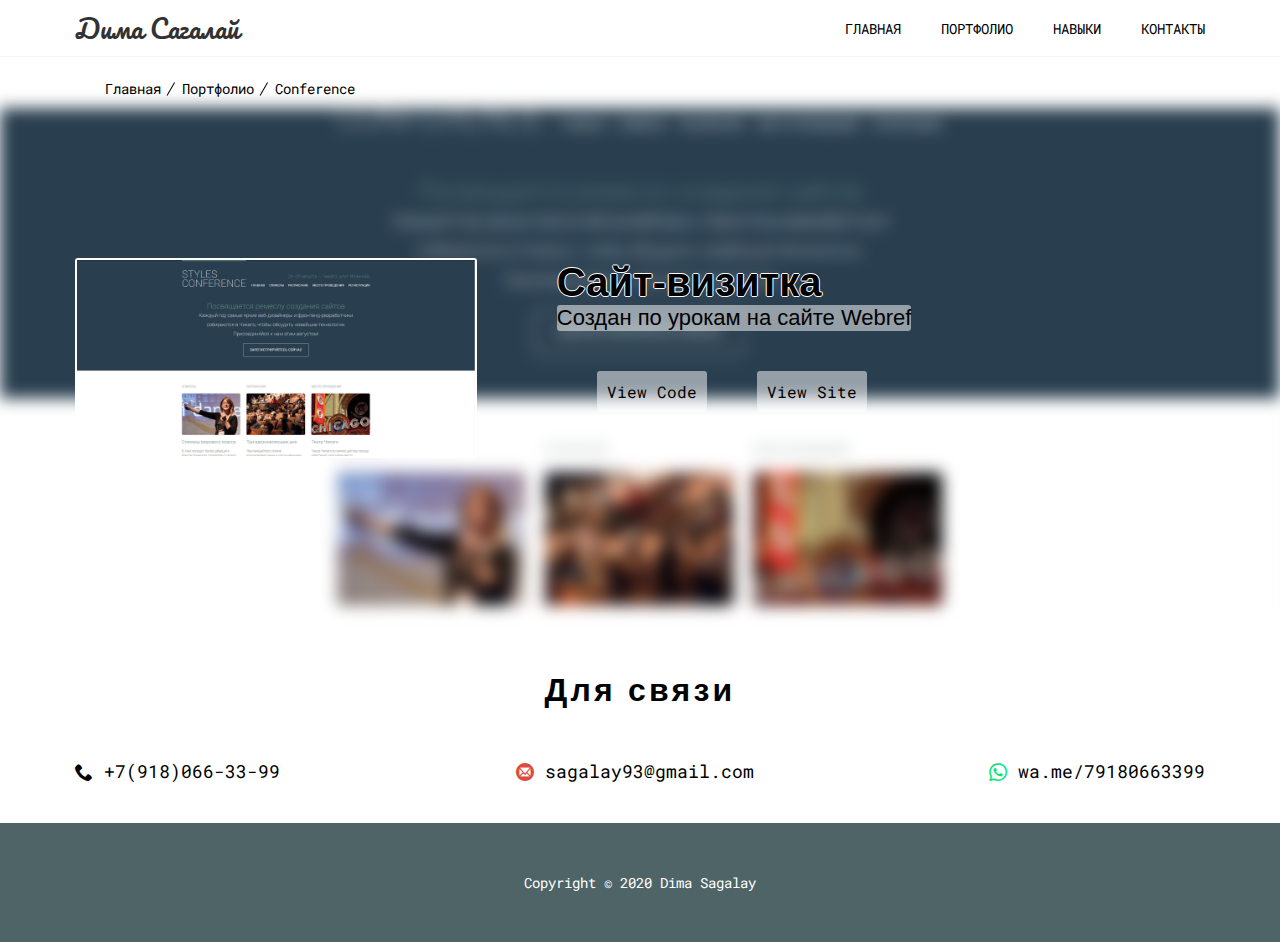
<file: assets/portfolio/conference.html>
<!DOCTYPE html>
<html lang="en">

<head>
  <meta charset="UTF-8">
  <meta name="viewport" content="width=device-width, initial-scale=1.0">
  <title>Portfolio</title>
  <link rel="apple-touch-icon" sizes="180x180" href="../favicon/apple-touch-icon.png">
  <link rel="icon" type="image/png" sizes="32x32" href="../favicon/favicon-32x32.png">
  <link rel="icon" type="image/png" sizes="16x16" href="../favicon/favicon-16x16.png">
  <link rel="manifest" href="../favicon/site.webmanifest">
  <link rel="mask-icon" href="../favicon/safari-pinned-tab.svg" color="#5bbad5">
  <link href="https://fonts.googleapis.com/css?family=Pacifico|Roboto+Mono:300,400,700&display=swap&subset=cyrillic-ext"
    rel="stylesheet">
  <link href="https://fonts.googleapis.com/css?family=Pacifico|Roboto+Mono:300,400,700&display=swap&subset=cyrillic-ext"
    rel="stylesheet">
  <link rel="stylesheet" href="../css/style.css">
  <link rel="stylesheet" href="../css/icons.css">
</head>


<!-- Header -->
<header class="header">
  <div class="container">
    <div class="header__inner">
      <div class="header__logo">
        <a class="logo" href="../../resume.pdf" title="Скачать резюме" target="_blank">Дима Сагалай</a>
      </div>
      <nav class="nav">
        <a class="nav__link" href="../../index.html">Главная</a>
        <a class="nav__link" href="../../index.html">Портфолио</a>
        <a class="nav__link" href="../../index.html">Навыки</a>
        <a class="nav__link" href="../../index.html">Контакты</a>
      </nav>
      <button class="burger" type="button">
        <span class="burger__item">Menu</span>
      </button>
    </div>
  </div>
</header>


<!-- Main -->
<section class="main">
  <div class="container">
    <nav class="main__nav">
      <ul class="main__menu">
        <li class="main__item"><a href="../../index.html">Главная</a></li>
        <li class="main__item"><a href="../../index.html#portfolio">Портфолио</a></li>
        <li class="main__item-activated">Conference</li>
      </ul>
    </nav>
  </div>
  <div class="main__bg">
    <div class="main__bg--conference"></div>
    <div class="container">
      <div class="main__wrapper">
        <div>
          <img class="main__img" src="../img/works/conference.jpg" alt="">
        </div>
        <div class="main__text">
          <h3 class="main__title">Сайт-визитка</h3>
          <div class="main__subtitle">Создан по урокам на сайте Webref</div>
          <div class="main__links-wrapper">
            <a class="main__links" href="#" target="_blank">View Code</a>
            <a class="main__links" href="conference/index.html" target="_blank">View Site</a>
          </div>
        </div>
      </div>

    </div>
  </div>
</section><!-- /.main-->


<!-- Connect -->
<section class="section section__connect">
  <div class="container">
    <h3 class="connect__title">Для связи</h3>
    <div class="connect">
      <div class="connect__item">
        <a class="connect__links" href="tel:+79180663399">
          <span class="icon icon-phone"></span>
          +7(918)066-33-99
        </a>
      </div>
      <div class="connect__item">
        <a class="connect__links" href="mailto:sagalay93@gmail.com" target="_blank">
          <span class="icon icon-mail4"></span>
          sagalay93@gmail.com
        </a>
      </div>
      <div class="connect__item">
        <a class="connect__links" href="https://wa.me/79180663399" rel="noopener" target="_blank">
          <span class="icon icon-whatsapp"></span>
          wa.me/79180663399
        </a>
      </div>
    </div>
  </div>
</section>


<!-- Footer -->
<footer class="footer">
  <div class="container">
    <div class="copyright">
      <div class="copyright__dima">Copyright &copy 2020 Dima Sagalay</div>
    </div>
  </div>
</footer>

<body>

</body>

</html>
</file>
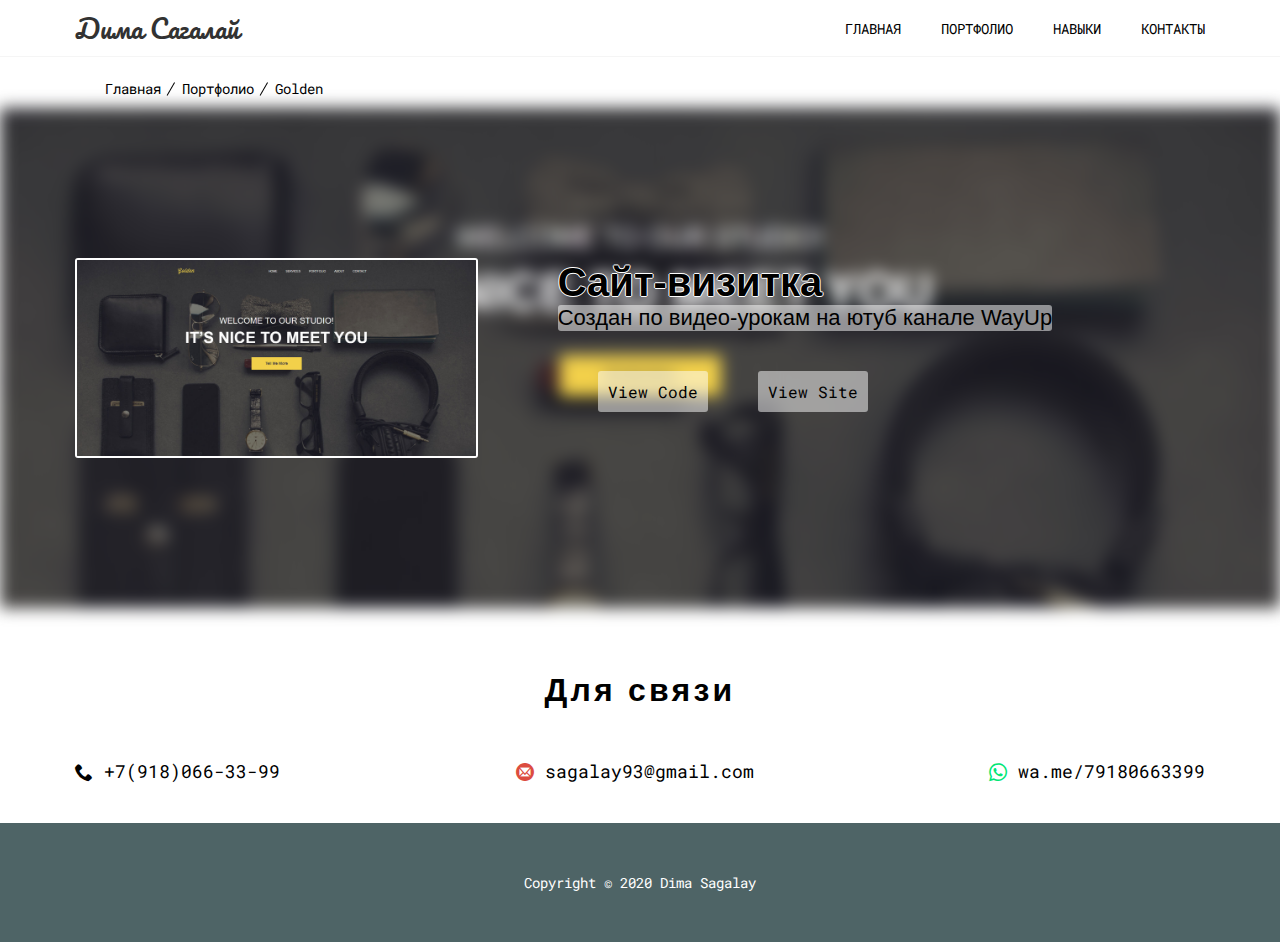
<file: assets/portfolio/golden.html>
<!DOCTYPE html>
<html lang="en">

<head>
  <meta charset="UTF-8">
  <meta name="viewport" content="width=device-width, initial-scale=1.0">
  <title>Portfolio</title>
  <link rel="apple-touch-icon" sizes="180x180" href="../favicon/apple-touch-icon.png">
  <link rel="icon" type="image/png" sizes="32x32" href="../favicon/favicon-32x32.png">
  <link rel="icon" type="image/png" sizes="16x16" href="../favicon/favicon-16x16.png">
  <link rel="manifest" href="../favicon/site.webmanifest">
  <link rel="mask-icon" href="../favicon/safari-pinned-tab.svg" color="#5bbad5">
  <link href="https://fonts.googleapis.com/css?family=Pacifico|Roboto+Mono:300,400,700&display=swap&subset=cyrillic-ext"
    rel="stylesheet">
  <link href="https://fonts.googleapis.com/css?family=Pacifico|Roboto+Mono:300,400,700&display=swap&subset=cyrillic-ext"
    rel="stylesheet">
  <link rel="stylesheet" href="../css/style.css">
  <link rel="stylesheet" href="../css/icons.css">
</head>


<!-- Header -->
<header class="header">
  <div class="container">
    <div class="header__inner">
      <div class="header__logo">
        <a class="logo" href="../../resume.pdf" title="Скачать резюме" target="_blank">Дима Сагалай</a>
      </div>
      <nav class="nav">
        <a class="nav__link" href="../../index.html">Главная</a>
        <a class="nav__link" href="../../index.html">Портфолио</a>
        <a class="nav__link" href="../../index.html">Навыки</a>
        <a class="nav__link" href="../../index.html">Контакты</a>
      </nav>
      <button class="burger" type="button">
        <span class="burger__item">Menu</span>
      </button>
    </div>
  </div>
</header>


<!-- Main -->
<section class="main">
  <div class="container">
    <nav class="main__nav">
      <ul class="main__menu">
        <li class="main__item"><a href="../../index.html">Главная</a></li>
        <li class="main__item"><a href="../../index.html#portfolio">Портфолио</a></li>
        <li class="main__item-activated">Golden</li>
      </ul>
    </nav>
  </div>
  <div class="main__bg">
    <div class="main__bg--golden"></div>
    <div class="container">
      <div class="main__wrapper">
        <div>
          <img class="main__img" src="../img/works/golden.jpg" alt="">
        </div>
        <div class="main__text">
          <h3 class="main__title">Сайт-визитка</h3>
          <div class="main__subtitle">Создан по видео-урокам на ютуб канале WayUp</div>
          <div class="main__links-wrapper">
            <a class="main__links" href="#" target="_blank">View Code</a>
            <a class="main__links" href="golden/index.html" target="_blank">View Site</a>
          </div>
        </div>
      </div>

    </div>
  </div>
</section><!-- /.main-->


<!-- Connect -->
<section class="section section__connect">
  <div class="container">
    <h3 class="connect__title">Для связи</h3>
    <div class="connect">
      <div class="connect__item">
        <a class="connect__links" href="tel:+79180663399">
          <span class="icon icon-phone"></span>
          +7(918)066-33-99
        </a>
      </div>
      <div class="connect__item">
        <a class="connect__links" href="mailto:sagalay93@gmail.com" target="_blank">
          <span class="icon icon-mail4"></span>
          sagalay93@gmail.com
        </a>
      </div>
      <div class="connect__item">
        <a class="connect__links" href="https://wa.me/79180663399" rel="noopener" target="_blank">
          <span class="icon icon-whatsapp"></span>
          wa.me/79180663399
        </a>
      </div>
    </div>
  </div>
</section>


<!-- Footer -->
<footer class="footer">
  <div class="container">
    <div class="copyright">
      <div class="copyright__dima">Copyright &copy 2020 Dima Sagalay</div>
    </div>
  </div>
</footer>

<body>

</body>

</html>
</file>
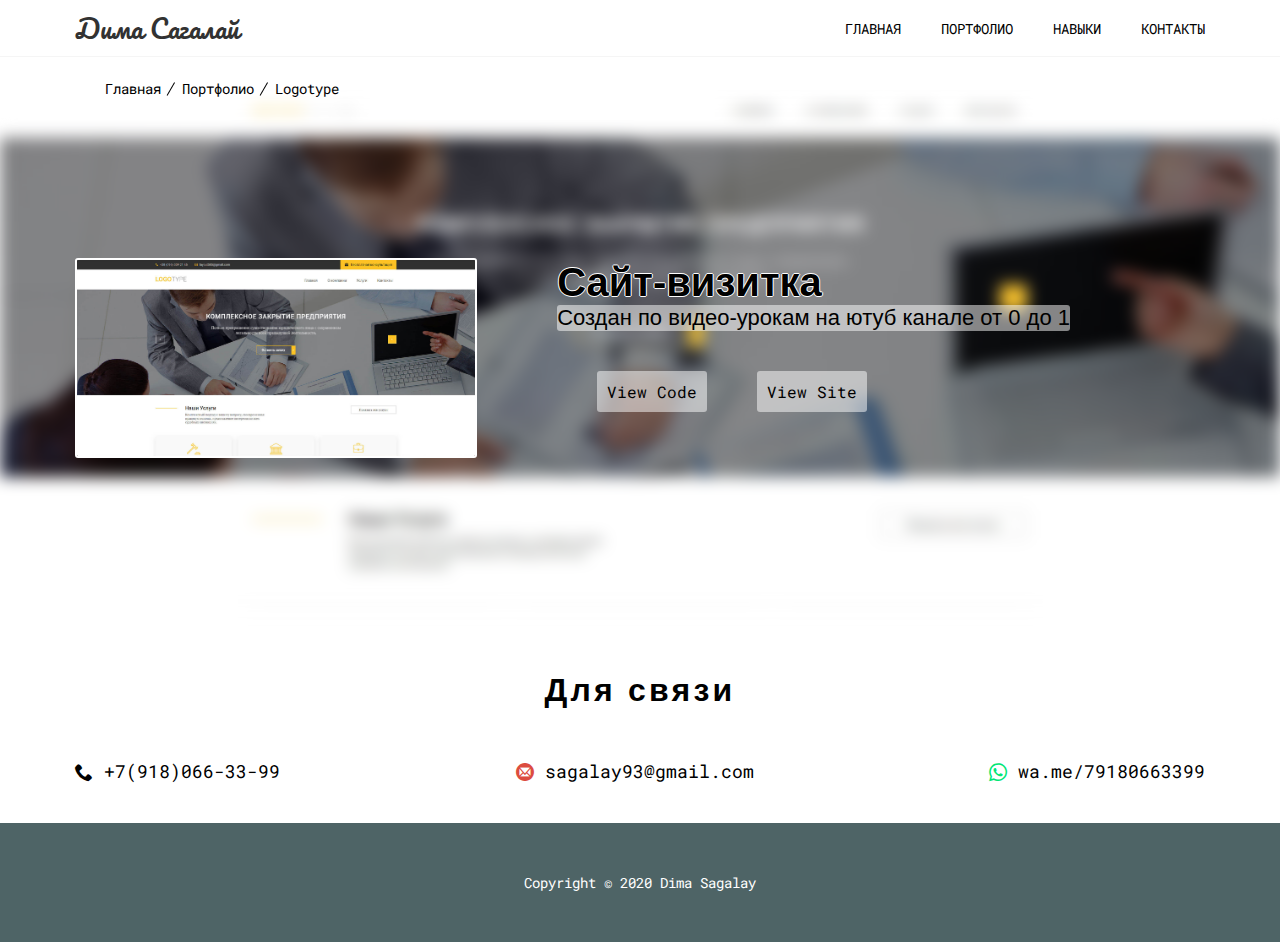
<file: assets/portfolio/logotype.html>
<!DOCTYPE html>
<html lang="en">

<head>
  <meta charset="UTF-8">
  <meta name="viewport" content="width=device-width, initial-scale=1.0">
  <title>Portfolio</title>
  <link rel="apple-touch-icon" sizes="180x180" href="../favicon/apple-touch-icon.png">
  <link rel="icon" type="image/png" sizes="32x32" href="../favicon/favicon-32x32.png">
  <link rel="icon" type="image/png" sizes="16x16" href="../favicon/favicon-16x16.png">
  <link rel="manifest" href="../favicon/site.webmanifest">
  <link rel="mask-icon" href="../favicon/safari-pinned-tab.svg" color="#5bbad5">
  <link href="https://fonts.googleapis.com/css?family=Pacifico|Roboto+Mono:300,400,700&display=swap&subset=cyrillic-ext"
    rel="stylesheet">
  <link href="https://fonts.googleapis.com/css?family=Pacifico|Roboto+Mono:300,400,700&display=swap&subset=cyrillic-ext"
    rel="stylesheet">
  <link rel="stylesheet" href="../css/style.css">
  <link rel="stylesheet" href="../css/icons.css">
</head>


<!-- Header -->
<header class="header">
  <div class="container">
    <div class="header__inner">
      <div class="header__logo">
        <a class="logo" href="../../resume.pdf" title="Скачать резюме" target="_blank">Дима Сагалай</a>
      </div>
      <nav class="nav">
        <a class="nav__link" href="../../index.html">Главная</a>
        <a class="nav__link" href="../../index.html">Портфолио</a>
        <a class="nav__link" href="../../index.html">Навыки</a>
        <a class="nav__link" href="../../index.html">Контакты</a>
      </nav>
      <button class="burger" type="button">
        <span class="burger__item">Menu</span>
      </button>
    </div>
  </div>
</header>


<!-- Main -->
<section class="main">
  <div class="container">
    <nav class="main__nav">
      <ul class="main__menu">
        <li class="main__item"><a href="../../index.html">Главная</a></li>
        <li class="main__item"><a href="../../index.html#portfolio">Портфолио</a></li>
        <li class="main__item-activated">Logotype</li>
      </ul>
    </nav>
  </div>
  <div class="main__bg">
    <div class="main__bg--logotype"></div>
    <div class="container">
      <div class="main__wrapper">
        <div>
          <img class="main__img" src="../img/works/logotype.jpg" alt="">
        </div>
        <div class="main__text">
          <h3 class="main__title">Сайт-визитка</h3>
          <div class="main__subtitle">Создан по видео-урокам на ютуб канале от 0 до 1</div>
          <div class="main__links-wrapper">
            <a class="main__links" href="#" target="_blank">View Code</a>
            <a class="main__links" href="logotype/index.html" target="_blank">View Site</a>
          </div>
        </div>
      </div>

    </div>
  </div>
</section><!-- /.main-->


<!-- Connect -->
<section class="section section__connect">
  <div class="container">
    <h3 class="connect__title">Для связи</h3>
    <div class="connect">
      <div class="connect__item">
        <a class="connect__links" href="tel:+79180663399">
          <span class="icon icon-phone"></span>
          +7(918)066-33-99
        </a>
      </div>
      <div class="connect__item">
        <a class="connect__links" href="mailto:sagalay93@gmail.com" target="_blank">
          <span class="icon icon-mail4"></span>
          sagalay93@gmail.com
        </a>
      </div>
      <div class="connect__item">
        <a class="connect__links" href="https://wa.me/79180663399" rel="noopener" target="_blank">
          <span class="icon icon-whatsapp"></span>
          wa.me/79180663399
        </a>
      </div>
    </div>
  </div>
</section>


<!-- Footer -->
<footer class="footer">
  <div class="container">
    <div class="copyright">
      <div class="copyright__dima">Copyright &copy 2020 Dima Sagalay</div>
    </div>
  </div>
</footer>

<body>

</body>

</html>
</file>
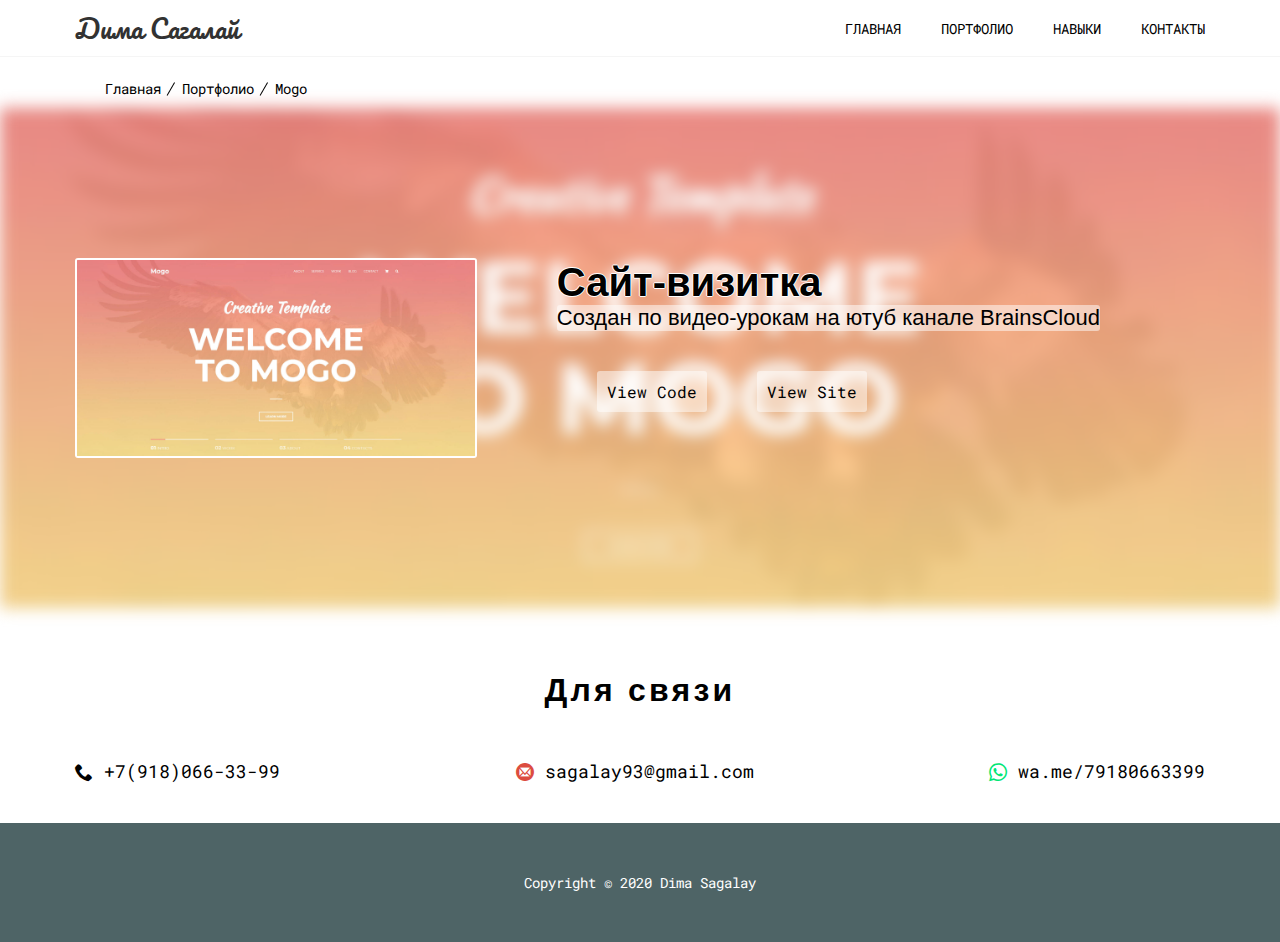
<file: assets/portfolio/mogo.html>
<!DOCTYPE html>
<html lang="en">

<head>
  <meta charset="UTF-8">
  <meta name="viewport" content="width=device-width, initial-scale=1.0">
  <title>Portfolio</title>
  <link rel="apple-touch-icon" sizes="180x180" href="../favicon/apple-touch-icon.png">
  <link rel="icon" type="image/png" sizes="32x32" href="../favicon/favicon-32x32.png">
  <link rel="icon" type="image/png" sizes="16x16" href="../favicon/favicon-16x16.png">
  <link rel="manifest" href="../favicon/site.webmanifest">
  <link rel="mask-icon" href="../favicon/safari-pinned-tab.svg" color="#5bbad5">
  <link href="https://fonts.googleapis.com/css?family=Pacifico|Roboto+Mono:300,400,700&display=swap&subset=cyrillic-ext"
    rel="stylesheet">
  <link href="https://fonts.googleapis.com/css?family=Pacifico|Roboto+Mono:300,400,700&display=swap&subset=cyrillic-ext"
    rel="stylesheet">
  <link rel="stylesheet" href="../css/style.css">
  <link rel="stylesheet" href="../css/icons.css">
</head>


<!-- Header -->
<header class="header">
  <div class="container">
    <div class="header__inner">
      <div class="header__logo">
        <a class="logo" href="../../resume.pdf" title="Скачать резюме" target="_blank">Дима Сагалай</a>
      </div>
      <nav class="nav">
        <a class="nav__link" href="../../index.html">Главная</a>
        <a class="nav__link" href="../../index.html">Портфолио</a>
        <a class="nav__link" href="../../index.html">Навыки</a>
        <a class="nav__link" href="../../index.html">Контакты</a>
      </nav>
      <button class="burger" type="button">
        <span class="burger__item">Menu</span>
      </button>
    </div>
  </div>
</header>


<!-- Main -->
<section class="main">
  <div class="container">
    <nav class="main__nav">
      <ul class="main__menu">
        <li class="main__item"><a href="../../index.html">Главная</a></li>
        <li class="main__item"><a href="../../index.html#portfolio">Портфолио</a></li>
        <li class="main__item-activated">Mogo</li>
      </ul>
    </nav>
  </div>
  <div class="main__bg">
    <div class="main__bg--mogo"></div>
    <div class="container">
      <div class="main__wrapper">
        <div>
          <img class="main__img" src="../img/works/mogo.jpg" alt="">
        </div>
        <div class="main__text">
          <h3 class="main__title">Сайт-визитка</h3>
          <div class="main__subtitle">Создан по видео-урокам на ютуб канале BrainsCloud</div>
          <div class="main__links-wrapper">
            <a class="main__links" href="#" target="_blank">View Code</a>
            <a class="main__links" href="brainsCloud/Mogo/index.html" target="_blank">View Site</a>
          </div>
        </div>
      </div>

    </div>
  </div>
</section><!-- /.main-->


<!-- Connect -->
<section class="section section__connect">
  <div class="container">
    <h3 class="connect__title">Для связи</h3>
    <div class="connect">
      <div class="connect__item">
        <a class="connect__links" href="tel:+79180663399">
          <span class="icon icon-phone"></span>
          +7(918)066-33-99
        </a>
      </div>
      <div class="connect__item">
        <a class="connect__links" href="mailto:sagalay93@gmail.com" target="_blank">
          <span class="icon icon-mail4"></span>
          sagalay93@gmail.com
        </a>
      </div>
      <div class="connect__item">
        <a class="connect__links" href="https://wa.me/79180663399" rel="noopener" target="_blank">
          <span class="icon icon-whatsapp"></span>
          wa.me/79180663399
        </a>
      </div>
    </div>
  </div>
</section>


<!-- Footer -->
<footer class="footer">
  <div class="container">
    <div class="copyright">
      <div class="copyright__dima">Copyright &copy 2020 Dima Sagalay</div>
    </div>
  </div>
</footer>

<body>

</body>

</html>
</file>
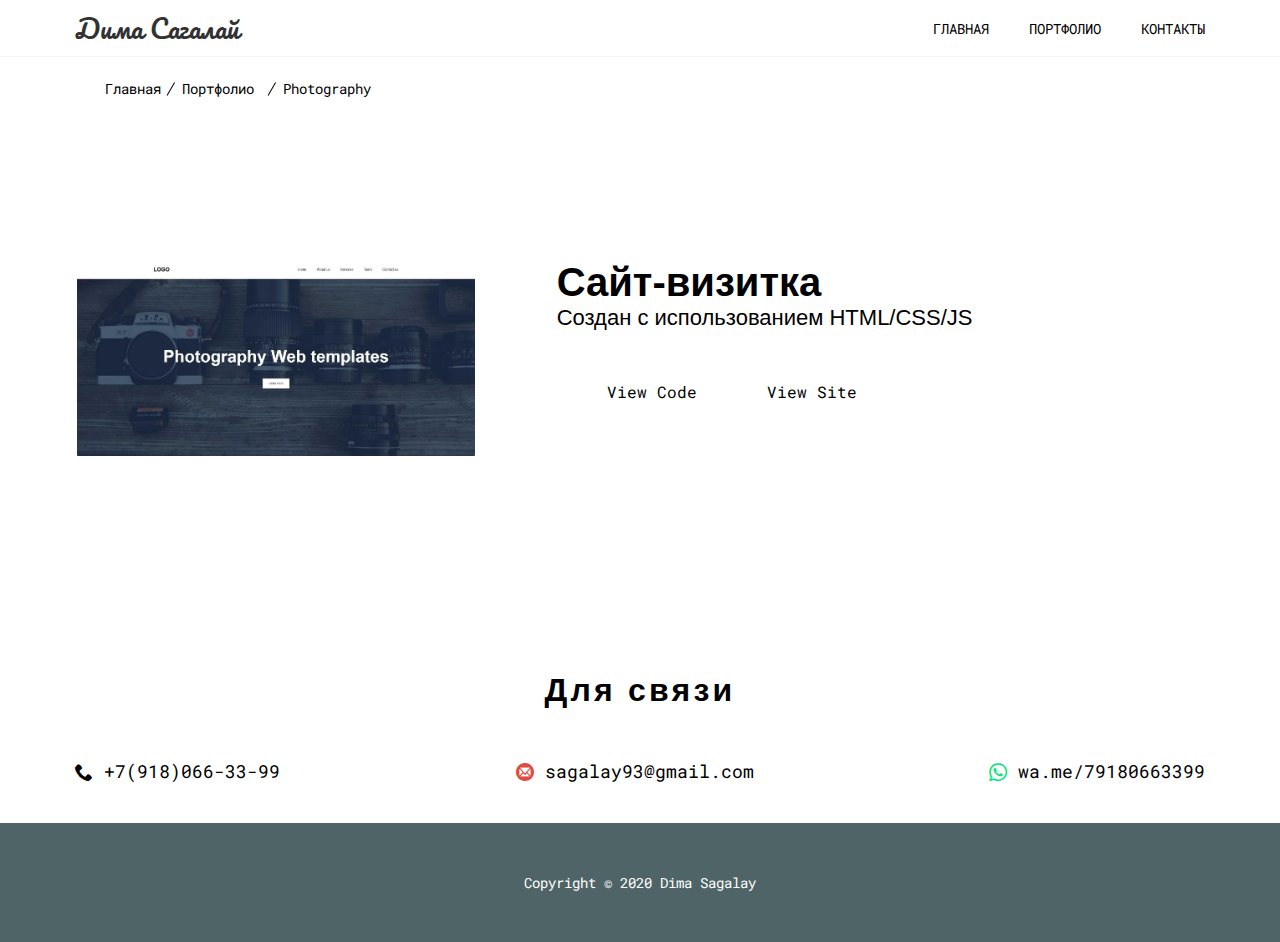
<file: assets/portfolio/photography.html>
<!DOCTYPE html>
<html lang="en">
  <head>
    <meta charset="UTF-8" />
    <meta name="viewport" content="width=device-width, initial-scale=1.0" />
    <title>Portfolio</title>
    <link
      rel="apple-touch-icon"
      sizes="180x180"
      href="../favicon/apple-touch-icon.png"
    />
    <link
      rel="icon"
      type="image/png"
      sizes="32x32"
      href="../favicon/favicon-32x32.png"
    />
    <link
      rel="icon"
      type="image/png"
      sizes="16x16"
      href="../favicon/favicon-16x16.png"
    />
    <link rel="manifest" href="../favicon/site.webmanifest" />
    <link
      rel="mask-icon"
      href="../favicon/safari-pinned-tab.svg"
      color="#5bbad5"
    />
    <link
      href="https://fonts.googleapis.com/css?family=Pacifico|Roboto+Mono:300,400,700&display=swap&subset=cyrillic-ext"
      rel="stylesheet"
    />
    <link
      href="https://fonts.googleapis.com/css?family=Pacifico|Roboto+Mono:300,400,700&display=swap&subset=cyrillic-ext"
      rel="stylesheet"
    />
    <link rel="stylesheet" href="../css/style.css" />
    <link rel="stylesheet" href="../css/icons.css" />

    <script src="https://ajax.googleapis.com/ajax/libs/jquery/3.4.1/jquery.min.js"></script>
  </head>
  <body>
    <!-- Header -->
    <header class="header">
      <div class="container">
        <div class="header__inner">
          <div class="header__logo">
            <a
              class="logo"
              href="../../resume.pdf"
              title="Скачать резюме"
              target="_blank"
              >Дима Сагалай</a
            >
          </div>
          <nav class="nav" id="nav">
            <a class="nav__link" href="../../index.html">Главная</a>
            <a class="nav__link" href="../../index.html#portfolio">Портфолио</a>
            <a class="nav__link" href="../../index.html#connect">Контакты</a>
          </nav>
          <button class="burger" type="button" id="navToggle">
            <span class="burger__item">Menu</span>
          </button>
        </div>
      </div>
    </header>

    <!-- Main -->
    <section class="main">
      <div class="container">
        <nav class="main__nav">
          <ul class="main__menu">
            <li class="main__item"><a href="../../index.html">Главная</a></li>
            <li class="main__item">
              <a href="../../index.html#portfolio">Портфолио</a>
            </li>
            <li class="main__item-activated">Photography</li>
          </ul>
        </nav>
      </div>
      <div class="main__bg">
        <div class="main__bg--photography"></div>
        <div class="container">
          <div class="main__wrapper">
            <div>
              <img
                class="main__img"
                src="../img/works/photography.jpg"
                alt=""
              />
            </div>
            <div class="main__text">
              <h3 class="main__title">Сайт-визитка</h3>
              <div class="main__subtitle">
                Создан с использованием HTML/CSS/JS
              </div>
              <div class="main__links-wrapper">
                <a
                  class="main__links"
                  href="https://github.com/Sagalay/Home/tree/master/assets/portfolio/photography"
                  target="_blank"
                  >View Code</a
                >
                <a
                  class="main__links"
                  href="photography/index.html"
                  target="_blank"
                  >View Site</a
                >
              </div>
            </div>
          </div>
        </div>
      </div>
    </section>
    <!-- /.main-->

    <!-- Connect -->
    <section class="section section__connect">
      <div class="container">
        <h3 class="connect__title">Для связи</h3>
        <div class="connect">
          <div class="connect__item">
            <a class="connect__links" href="tel:+79180663399">
              <span class="icon icon-phone"></span>
              +7(918)066-33-99
            </a>
          </div>
          <div class="connect__item">
            <a
              class="connect__links"
              href="mailto:sagalay93@gmail.com"
              target="_blank"
            >
              <span class="icon icon-mail4"></span>
              sagalay93@gmail.com
            </a>
          </div>
          <div class="connect__item">
            <a
              class="connect__links"
              href="https://wa.me/79180663399"
              rel="noopener"
              target="_blank"
            >
              <span class="icon icon-whatsapp"></span>
              wa.me/79180663399
            </a>
          </div>
        </div>
      </div>
    </section>

    <!-- Footer -->
    <footer class="footer">
      <div class="container">
        <div class="copyright">
          <div class="copyright__dima">Copyright &copy 2020 Dima Sagalay</div>
        </div>
      </div>
    </footer>

    <script src="../js/app.js"></script>
  </body>
</html>
</file>
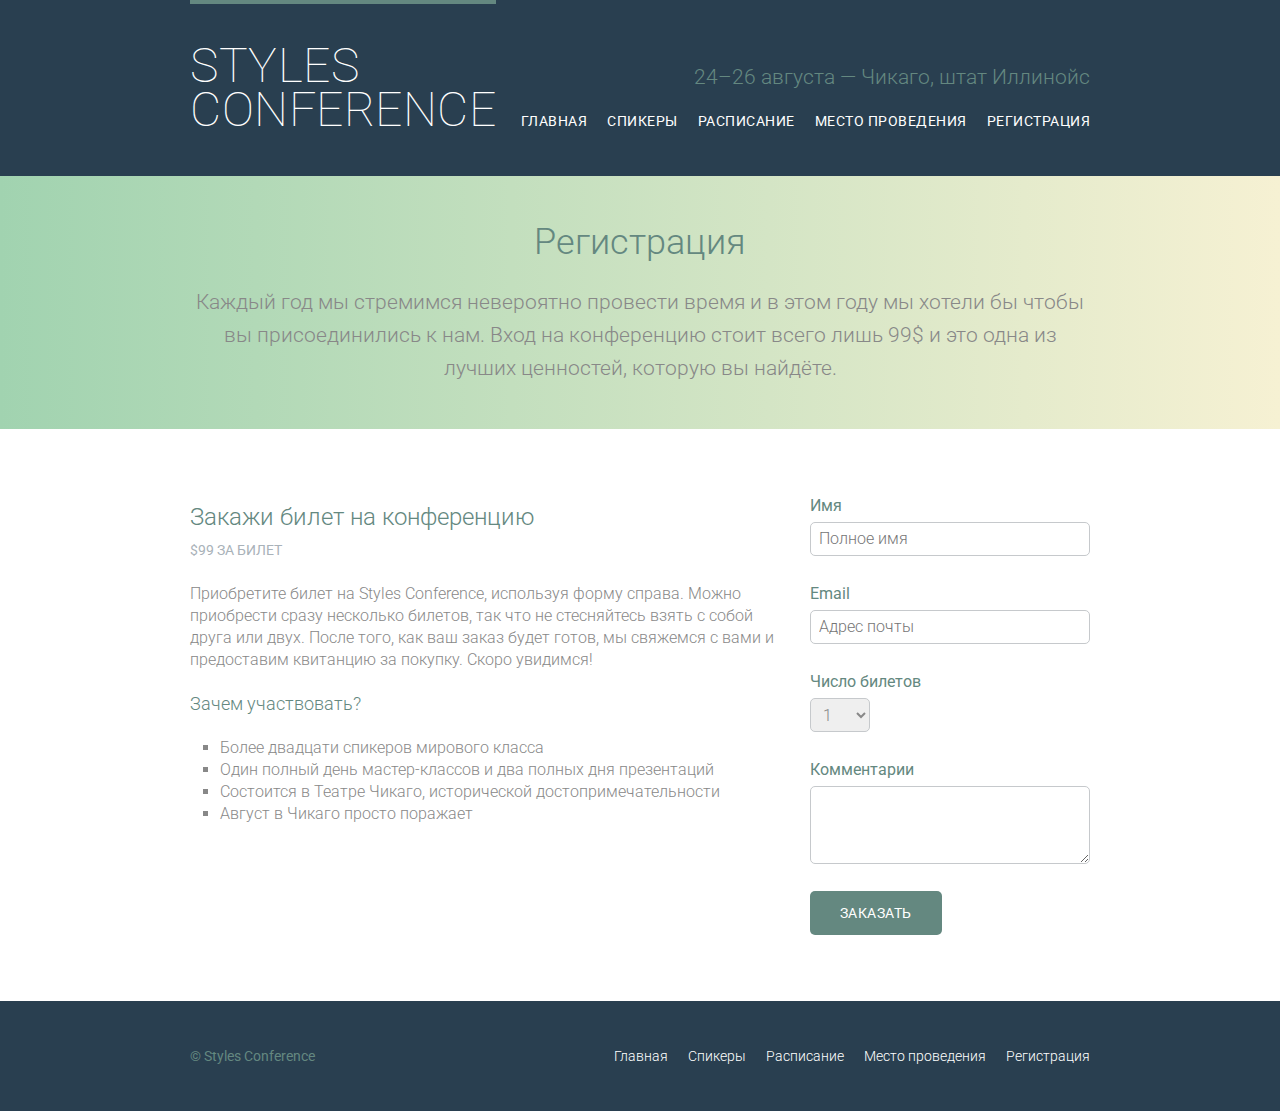
<file: assets/portfolio/conference/register.html>
﻿<!DOCTYPE html>
<html lang="ru">
<head>
  <meta charset="utf-8">
  <title>Styles Conference</title>
  <link rel="stylesheet" href="assets/stylesheets/main.css">
  <link rel="stylesheet" href="https://fonts.googleapis.com/css?family=Roboto:400,300,100&subset=cyrillic,latin">
</head>
<body>

  <header class="primary-header container group">
    <h1 class="logo">
      <a href="index.html">Styles <br> Conference</a>
    </h1>
	
    <h3 class="tagline">24&ndash;26 августа &mdash; Чикаго, штат Иллинойс</h3>
	
    <nav class="nav primary-nav">
      <ul>
        <li><a href="index.html">Главная</a></li><!--
        --><li><a href="speakers.html">Спикеры</a></li><!--
        --><li><a href="schedule.html">Расписание</a></li><!--
        --><li><a href="venue.html">Место проведения</a></li><!--
        --><li><a href="register.html">Регистрация</a></li>
      </ul>
	</nav>
  </header>

  <section class="row-alt">
	<div class="lead container">
      <h1>Регистрация</h1>
	  <p>Каждый год мы стремимся невероятно провести время и в этом году мы 
	     хотели бы чтобы вы присоединились к нам. Вход на конференцию стоит 
		 всего лишь 99$ и это одна из лучших ценностей, которую вы найдёте.</p>
	</div>
  </section>
  
  <section class="row">
    <div class="grid">

      <section class="col-2-3">

        <h2>Закажи билет на конференцию</h2>
        <h5>$99 за билет</h5>

        <p>Приобретите билет на Styles Conference, используя форму справа. 
           Можно приобрести сразу несколько билетов, так что не стесняйтесь взять 
           с собой друга или двух. После того, как ваш заказ будет готов, мы 
           свяжемся с вами и предоставим квитанцию за покупку. Скоро увидимся!</p>
 
        <h4>Зачем участвовать?</h4>
 
        <ul class="why-attend">
          <li>Более двадцати спикеров мирового класса</li>
          <li>Один полный день мастер-классов и два полных дня презентаций</li>
          <li>Состоится в Театре Чикаго, исторической достопримечательности</li>
          <li>Август в Чикаго просто поражает</li>
        </ul>

      </section><!--

      --><form class="col-1-3" action="#" method="post">

        <fieldset class="register-group">
 
          <label>
            Имя
            <input type="text" name="name" placeholder="Полное имя" required>
          </label>

          <label>
            Email
            <input type="email" name="email" placeholder="Адрес почты" required>
          </label>

          <label>
            Число билетов
            <select name="quantity" required>
              <option value="1" selected>1</option>
              <option value="2">2</option>
              <option value="3">3</option>
              <option value="4">4</option>
              <option value="5">5</option>
            </select>
          </label>

          <label>
            Комментарии
            <textarea name="comments"></textarea>
          </label>

        </fieldset>
 
        <input class="btn btn-default" type="submit" name="submit" value="Заказать">
 
      </form>

  </div>
</section>
    
  <footer class="primary-footer container group">
    <small>&copy; Styles Conference</small>
    <nav class="nav">
      <ul>
        <li><a href="index.html">Главная</a></li><!--
        --><li><a href="speakers.html">Спикеры</a></li><!--
        --><li><a href="schedule.html">Расписание</a></li><!--
        --><li><a href="venue.html">Место проведения</a></li><!--
        --><li><a href="register.html">Регистрация</a></li>
      </ul>
	</nav>
  </footer>
	 
</body>
</html>
</file>
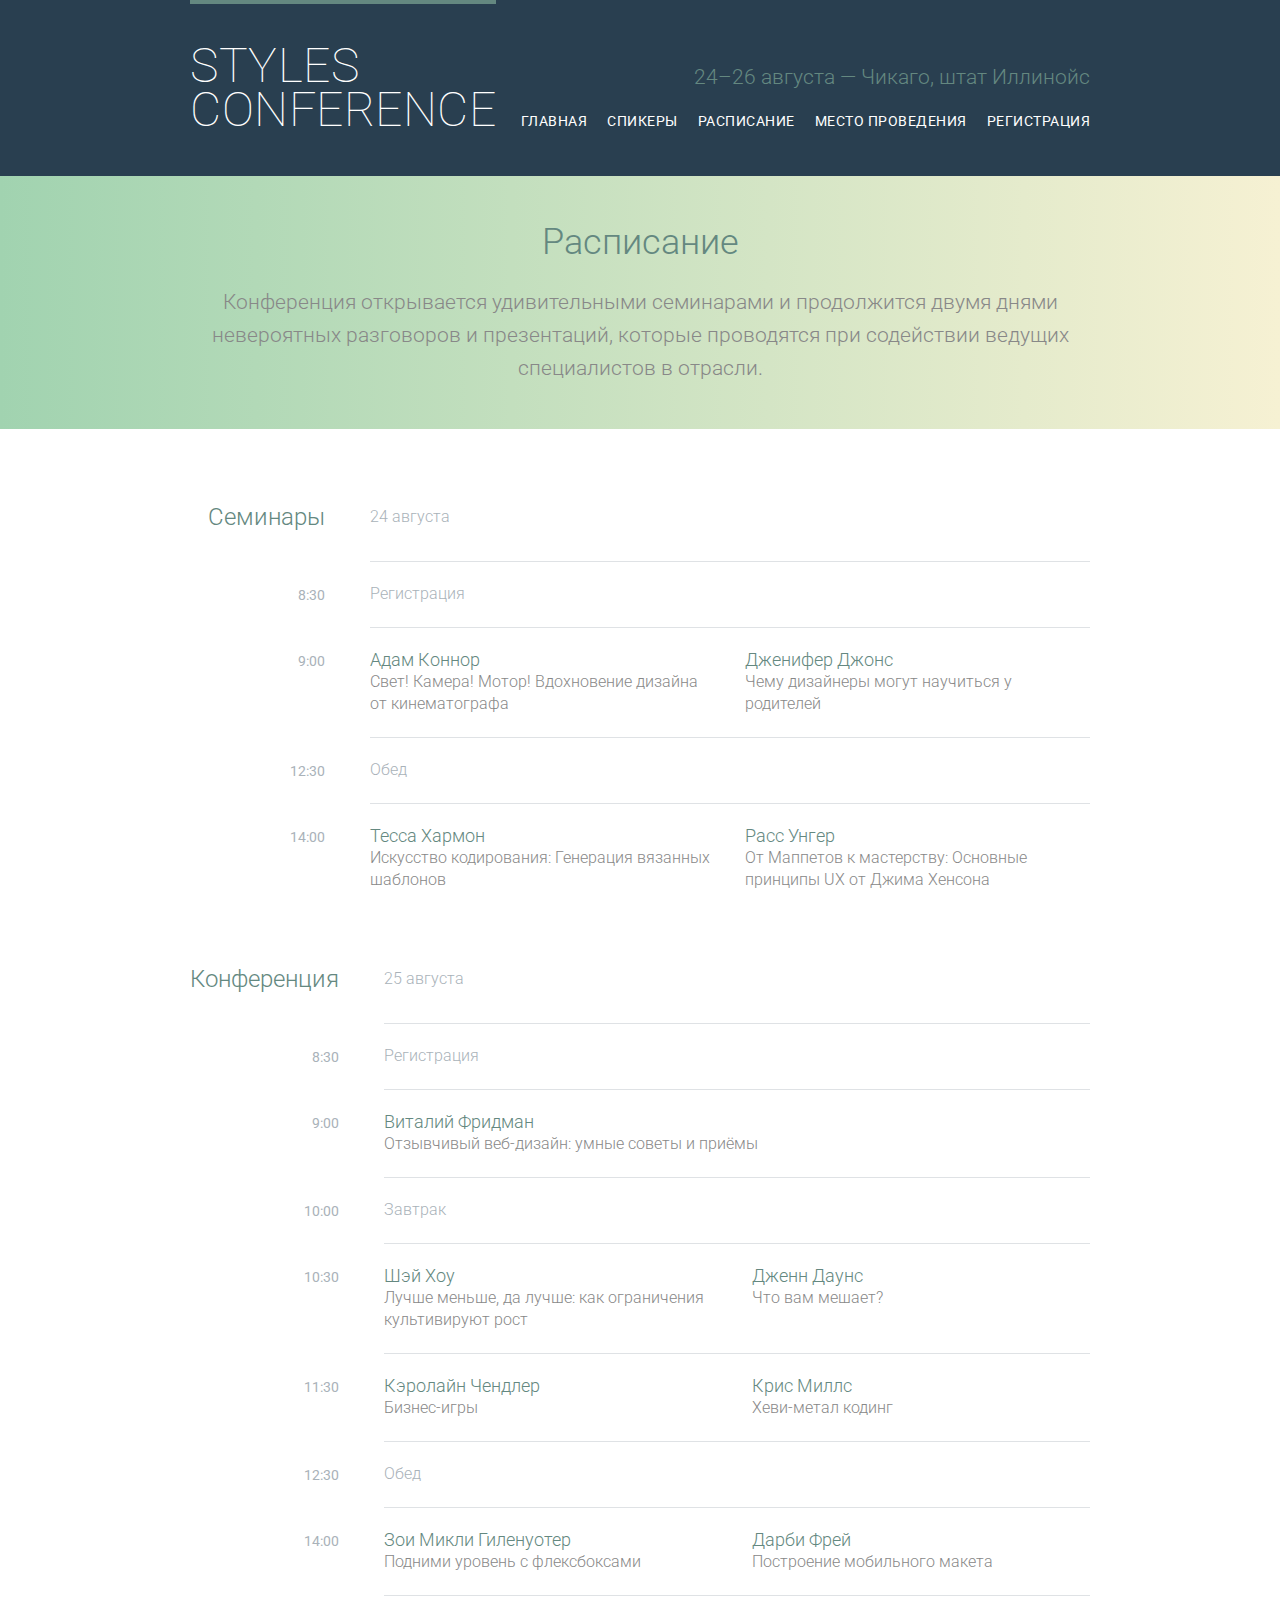
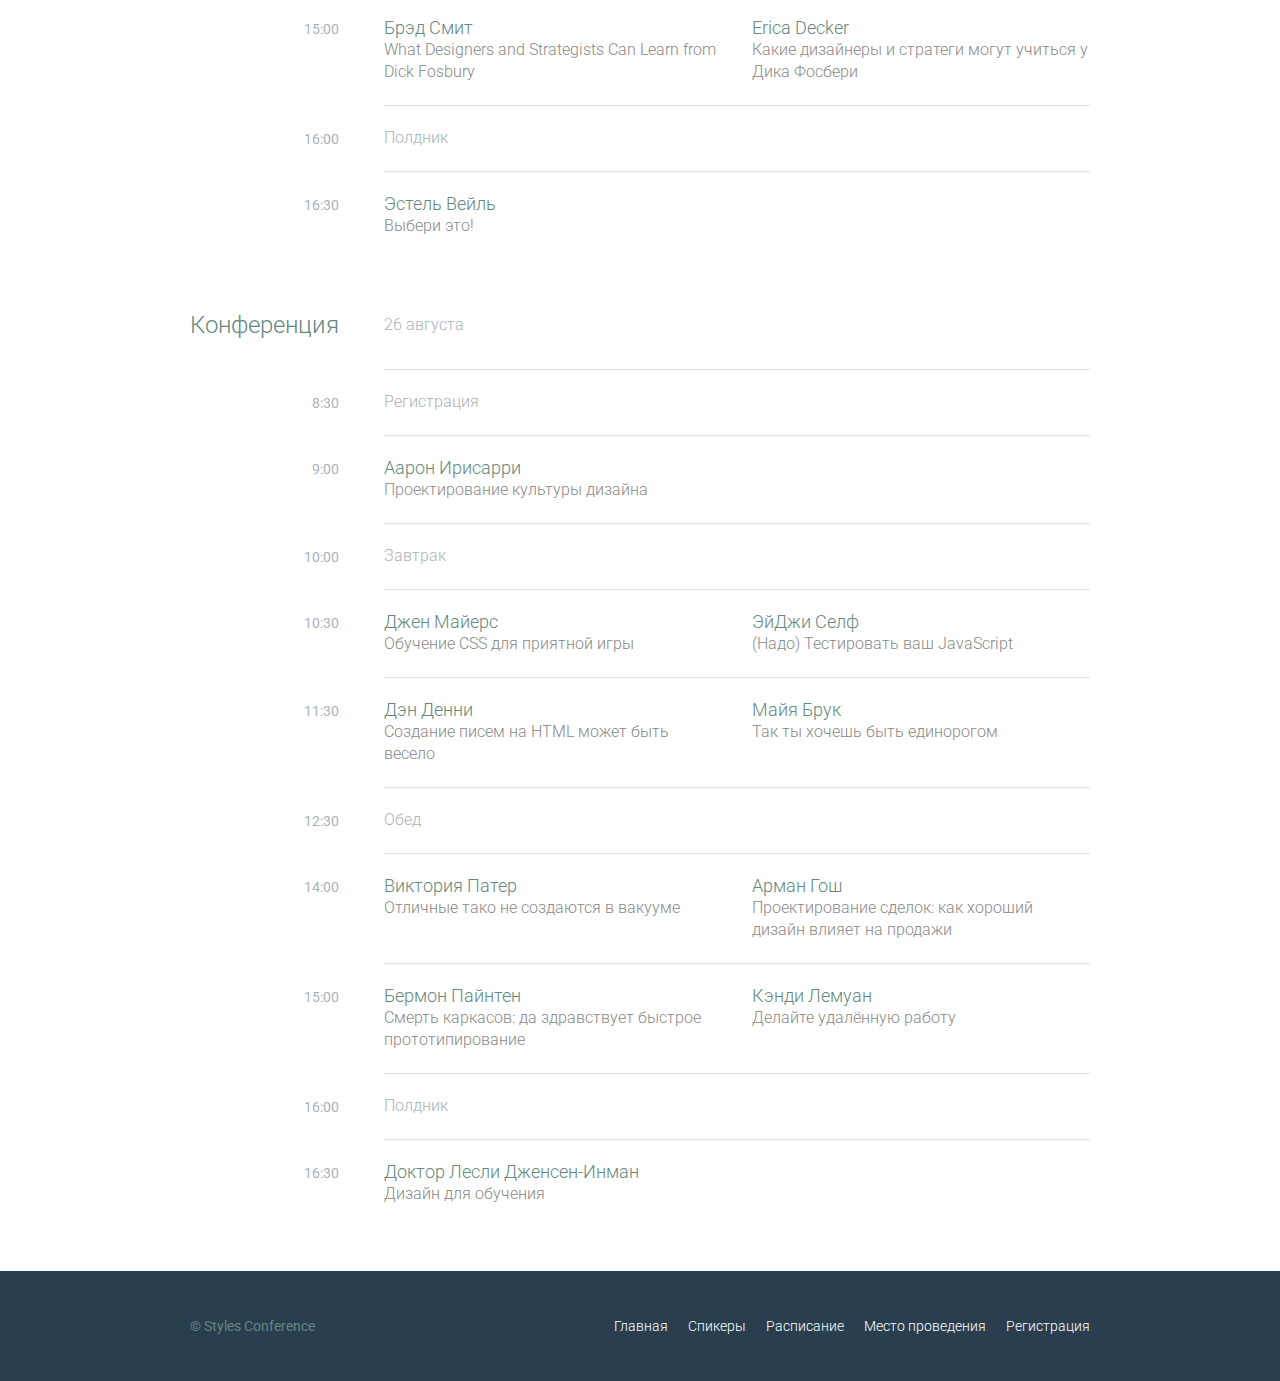
<file: assets/portfolio/conference/schedule.html>
﻿<!DOCTYPE html>
<html lang="ru">
<head>
  <meta charset="utf-8">
  <title>Styles Conference</title>
  <link rel="stylesheet" href="assets/stylesheets/main.css">
  <link rel="stylesheet" href="https://fonts.googleapis.com/css?family=Roboto:400,300,100&subset=cyrillic,latin">
</head>
<body>

  <header class="primary-header container group">
    <h1 class="logo">
      <a href="index.html">Styles <br> Conference</a>
    </h1>
	
    <h3 class="tagline">24&ndash;26 августа &mdash; Чикаго, штат Иллинойс</h3>
	
    <nav class="nav primary-nav">
      <ul>
        <li><a href="index.html">Главная</a></li><!--
        --><li><a href="speakers.html">Спикеры</a></li><!--
        --><li><a href="schedule.html">Расписание</a></li><!--
        --><li><a href="venue.html">Место проведения</a></li><!--
        --><li><a href="register.html">Регистрация</a></li>
      </ul>
	</nav>
  </header>

  <section class="row-alt">
	<div class="lead container">
      <h1>Расписание</h1>
	  <p>Конференция открывается удивительными семинарами и продолжится двумя днями 
	     невероятных разговоров и презентаций, которые проводятся при содействии ведущих 
		 специалистов в отрасли.</p>
	</div>
  </section>  

    <section class="row">
      <div class="container">

        <!-- Семинары -->

        <table>
          <thead>
            <tr>
              <th scope="row">
                Семинары
              </th>
              <td class="schedule-offset" colspan="2">
                24 августа
              </td>
            </tr>
          </thead>
          <tbody>
            <tr>
              <th scope="row">
                <time datetime="08:30:00">8:30</time>
              </th>
              <td class="schedule-offset" colspan="2">
                Регистрация
              </td>
            </tr>
            <tr>
              <th scope="row">
                <time datetime="09:00:00">9:00</time>
              </th>
              <td>
                <a href="speakers.html#adam-connor">
                  <h4>Адам Коннор</h4>
                  Свет! Камера! Мотор! Вдохновение дизайна от кинематографа
                </a>
              </td>
              <td>
                <a href="speakers.html#jennifer-jones">
                  <h4>Дженифер Джонс</h4>
                  Чему дизайнеры могут научиться у родителей
                </a>
              </td>
            </tr>
            <tr>
              <th scope="row">
                <time datetime="12:30:00">12:30</time>
              </th>
              <td class="schedule-offset" colspan="2">
                Обед
              </td>
            </tr>
            <tr>
              <th scope="row">
                <time datetime="14:00">14:00</time>
              </th>
              <td>
                <a href="speakers.html#tessa-harmon">
                  <h4>Тесса Хармон</h4>
                  Искусство кодирования: Генерация вязанных шаблонов
                </a>
              </td>
              <td>
                <a href="speakers.html#russ-unger">
                  <h4>Расс Унгер</h4>
                  От Маппетов к мастерству: Основные принципы UX от Джима Хенсона
                </a>
              </td>
            </tr>
          </tbody>
        </table>

        <!-- Конференция -->

        <table>
          <thead>
            <tr>
              <th scope="row">
                Конференция
              </th>
              <td class="schedule-offset" colspan="2">
                25 августа
              </td>
            </tr>
          </thead>
          <tbody>
            <tr>
              <th scope="row">
                <time datetime="08:30:00">8:30</time>
              </th>
              <td class="schedule-offset" colspan="2">
                Регистрация
              </td>
            </tr>
            <tr>
              <th scope="row">
                <time datetime="09:00:00">9:00</time>
              </th>
              <td colspan="2">
                <a href="speakers.html#vitaly-friedman">
                  <h4>Виталий Фридман</h4>
                  Отзывчивый веб-дизайн: умные советы и приёмы
                </a>
              </td>
            </tr>
            <tr>
              <th scope="row">
                <time datetime="10:00:00">10:00</time>
              </th>
              <td class="schedule-offset" colspan="2">
                Завтрак
              </td>
            </tr>
            <tr>
              <th scope="row">
                <time datetime="10:30:00">10:30</time>
              </th>
              <td>
                <a href="speakers.html#shay-howe">
                  <h4>Шэй Хоу</h4>
                  Лучше меньше, да лучше: как ограничения культивируют рост
                </a>
              </td>
              <td>
                <a href="speakers.html#jenn-downs">
                  <h4>Дженн Даунс</h4>
                  Что вам мешает?
                </a>
              </td>
            </tr>
            <tr>
              <th scope="row">
                <time datetime="11:30:00">11:30</time>
              </th>
              <td>
                <a href="speakers.html#carolyn-chandler">
                  <h4>Кэролайн Чендлер</h4>
                  Бизнес-игры
                </a>
              </td>
              <td>
                <a href="speakers.html#chris-mills">
                  <h4>Крис Миллс</h4>
                  Хеви-метал кодинг
                </a>
              </td>
            </tr>
            <tr>
              <th scope="row">
                <time datetime="12:30:00">12:30</time>
              </th>
              <td class="schedule-offset" colspan="2">
                Обед
              </td>
            </tr>
            <tr>
              <th scope="row">
                <time datetime="14:00">14:00</time>
              </th>
              <td>
                <a href="speakers.html#zoe-mickley-gillenwater">
                  <h4>Зои Микли Гиленуотер</h4>
                  Подними уровень с флексбоксами
                </a>
              </td>
              <td>
                <a href="speakers.html#darby-frey">
                  <h4>	Дарби Фрей</h4>
                  Построение мобильного макета
                </a>
              </td>
            </tr>
            <tr>
              <th scope="row">
                <time datetime="15:00:00">15:00</time>
              </th>
              <td>
                <a href="speakers.html#brad-smith">
                  <h4>	Брэд Смит</h4>
                  What Designers and Strategists Can Learn from Dick Fosbury
                </a>
              </td>
              <td>
                <a href="speakers.html#erica-decker">
                  <h4>Erica Decker</h4>
                  Какие дизайнеры и стратеги могут учиться у Дика Фосбери
                </a>
              </td>
            </tr>
            <tr>
              <th scope="row">
                <time datetime="16:00:00">16:00</time>
              </th>
              <td class="schedule-offset" colspan="2">
                Полдник
              </td>
            </tr>
            <tr>
              <th scope="row">
                <time datetime="16:30:00">16:30</time>
              </th>
              <td colspan="2">
                <a href="speakers.html#estelle-weyl">
                  <h4>Эстель Вейль</h4>
                  Выбери это!
                </a>
              </td>
            </tr>
          </tbody>
        </table>

        <!-- Конференция -->

        <table>
          <thead>
            <tr>
              <th scope="row">
                Конференция
              </th>
              <td class="schedule-offset" colspan="2">
                26 августа
              </td>
            </tr>
          </thead>
          <tbody>
            <tr>
              <th scope="row">
                <time datetime="08:30:00">8:30</time>
              </th>
              <td class="schedule-offset" colspan="2">
                Регистрация
              </td>
            </tr>
            <tr>
              <th scope="row">
                <time datetime="09:00:00">9:00</time>
              </th>
              <td colspan="2">
                <a href="speakers.html#aaron-irizarry">
                  <h4>Аарон Ирисарри</h4>
                  Проектирование культуры дизайна
                </a>
              </td>
            </tr>
            <tr>
              <th scope="row">
                <time datetime="10:00:00">10:00</time>
              </th>
              <td class="schedule-offset" colspan="2">
                Завтрак
              </td>
            </tr>
            <tr>
              <th scope="row">
                <time datetime="10:30:00">10:30</time>
              </th>
              <td>
                <a href="speakers.html#jen-myers">
                  <h4>Джен Майерс</h4>
                  Обучение CSS для приятной игры
                </a>
              </td>
              <td>
                <a href="speakers.html#aj-self">
                  <h4>ЭйДжи Селф</h4>
                  (Надо) Тестировать ваш JavaScript
                </a>
              </td>
            </tr>
            <tr>
              <th scope="row">
                <time datetime="11:30:00">11:30</time>
              </th>
              <td>
                <a href="speakers.html#dan-denney">
                  <h4>	Дэн Денни</h4>
                  Создание писем на HTML может быть весело
                </a>
              </td>
              <td>
                <a href="speakers.html#maya-bruck">
                  <h4>	Майя Брук</h4>
                  	Так ты хочешь быть единорогом
                </a>
              </td>
            </tr>
            <tr>
              <th scope="row">
                <time datetime="12:30:00">12:30</time>
              </th>
              <td class="schedule-offset" colspan="2">
                Обед
              </td>
            </tr>
            <tr>
              <th scope="row">
                <time datetime="14:00">14:00</time>
              </th>
              <td>
                <a href="speakers.html#victoria-pater">
                  <h4>Виктория Патер</h4>
                  	Отличные тако не создаются в вакууме
                </a>
              </td>
              <td>
                <a href="speakers.html#arman-ghosh">
                  <h4>Арман Гош</h4>
                  	Проектирование сделок: как хороший дизайн влияет на продажи
                </a>
              </td>
            </tr>
            <tr>
              <th scope="row">
                <time datetime="15:00:00">15:00</time>
              </th>
              <td>
                <a href="speakers.html#bermon-painter">
                  <h4>Бермон Пайнтен</h4>
                  Смерть каркасов: да здравствует быстрое прототипирование
                </a>
              </td>
              <td>
                <a href="speakers.html#candi-lemoine">
                  <h4>Кэнди Лемуан</h4>
                  Делайте удалённую работу
                </a>
              </td>
            </tr>
            <tr>
              <th scope="row">
                <time datetime="16:00:00">16:00</time>
              </th>
              <td class="schedule-offset" colspan="2">
                Полдник
              </td>
            </tr>
            <tr>
              <th scope="row">
                <time datetime="16:30:00">16:30</time>
              </th>
              <td colspan="2">
                <a href="speakers.html#leslie-jensen-inman">
                  <h4>Доктор Лесли Дженсен-Инман</h4>
                 Дизайн для обучения
                </a>
              </td>
            </tr>
          </tbody>
        </table>

      </div>
    </section>
  
  <footer class="primary-footer container group">
    <small>&copy; Styles Conference</small>
    <nav class="nav">
      <ul>
        <li><a href="index.html">Главная</a></li><!--
        --><li><a href="speakers.html">Спикеры</a></li><!--
        --><li><a href="schedule.html">Расписание</a></li><!--
        --><li><a href="venue.html">Место проведения</a></li><!--
        --><li><a href="register.html">Регистрация</a></li>
      </ul>
	</nav>
  </footer>
	 
</body>
</html>
</file>
<file: assets/css/style.css>
:root {
  --main-color: #ff8f35;
}

* {
  margin: 0;
  padding: 0;
  box-sizing: border-box;
  font-family: "Roboto Mono", monospace;
}

.container {
  max-width: 1170px;
  margin: 0 auto;
  padding: 0 20px;
}

/* Intro */

.intro {
  background: url(../img/cover.jpg) no-repeat fixed 50%;
  background-size: cover;
}

.intro__overlay {
  background-color: rgba(0, 0, 0, 0.6);
  height: 100%;
}

.intro__wrapper {
  height: 100vh;
  display: -webkit-box;
  display: flex;
  -webkit-box-orient: vertical;
  -webkit-box-direction: normal;
  flex-direction: column;
  -webkit-box-align: center;
  align-items: center;
  -webkit-box-pack: center;
  justify-content: center;
  color: #fff;
}

.intro__greeting {
  padding: 20px 0;
  font-size: 20px;
}

.intro__specific {
  font-size: 42px;
  text-transform: uppercase;
  letter-spacing: 0.1em;
  text-align: center;
}

/* Arrow */

.arrow {
  position: absolute;
  bottom: 70px;
}

.arrow__intro {
  position: relative;
}

.arrow span {
  display: block;
  width: 30px;
  height: 30px;
  border-bottom: 5px solid #fff;
  border-right: 5px solid #fff;
  -webkit-transform: rotate(45deg);
  transform: rotate(45deg);
  margin: -16px;
  -webkit-animation: arrow 2s infinite;
  animation: arrow 2s infinite;
}

.arrow span:nth-child(2) {
  -webkit-animation-delay: -0.2s;
  animation-delay: -0.2s;
}

.arrow span:nth-child(3) {
  -webkit-animation-delay: -0.4s;
  animation-delay: -0.4s;
}

@-webkit-keyframes arrow {
  0% {
    opacity: 0;
    -webkit-transform: rotate(45deg) translate(-20px, -20px);
    transform: rotate(45deg) translate(-20px, -20px);
  }

  50% {
    opacity: 1;
  }

  100% {
    opacity: 0;
    -webkit-transform: rotate(45deg) translate(20px, 20px);
    transform: rotate(45deg) translate(20px, 20px);
  }
}

@keyframes arrow {
  0% {
    opacity: 0;
    -webkit-transform: rotate(45deg) translate(-20px, -20px);
    transform: rotate(45deg) translate(-20px, -20px);
  }

  50% {
    opacity: 1;
  }

  100% {
    opacity: 0;
    -webkit-transform: rotate(45deg) translate(20px, 20px);
    transform: rotate(45deg) translate(20px, 20px);
  }
}

/* Section */

.section {
  padding: 100px 0 80px;
}

.section--gray {
  background-color: #f5f5f5;
}

.section__inner {
  width: 100%;
  max-width: 600px;
  margin: 0 auto;
  text-align: center;
}

.section__title {
  font-family: "Open Sans", sans-serif;
  font-size: 32px;
  font-weight: 700;
  /* text-transform: uppercase; */
  letter-spacing: 0.1em;
}

.section__title::after {
  content: "";
  display: block;
  width: 100px;
  height: 2px;
  background-color: var(--main-color);

  margin: 40px auto;
}

.section__subtitle {
  font-family: "Open Sans", sans-serif;
  font-size: 18px;
  letter-spacing: 0.1em;
  color: #666;
}

/* Header */

.header {
  position: relative;
  padding: 5px 0;
  border-bottom: 1px solid #f5f5f5;
}

.sticky {
  top: 0;
  position: -webkit-sticky;
  position: sticky;
  z-index: 1;
  background-color: #fff;
}

.header__inner {
  display: -webkit-box;
  display: flex;
  -webkit-box-pack: justify;
  justify-content: space-between;
  -webkit-box-align: center;
  align-items: center;
}

.logo {
  font-family: "Pacifico", cursive;
  text-decoration: none;
  font-size: 26px;
  color: rgb(50, 50, 50);

  -webkit-transition: all 0.1s linear;

  transition: all 0.1s linear;
}

.nav {
  display: -webkit-box;
  display: flex;
  text-transform: uppercase;
  font-size: 14px;
  z-index: 1;
}

.nav__link {
  margin-right: 40px;
  text-decoration: none;
  color: #000;

  -webkit-transition: all 0.1s linear;

  transition: all 0.1s linear;
}

.nav__link:last-child {
  margin-right: 0;
}

.nav__link:hover,
.logo:hover {
  color: var(--main-color);
}

/* Burger */

.burger {
  display: none;
  padding: 9px 2px;

  background: none;
  border: none;
  outline: none;
  cursor: pointer;
}

.burger__item {
  position: relative;
  display: block;
  width: 30px;
  height: 3px;

  background-color: #000;
  font-size: 0;
}

.burger__item::before,
.burger__item::after {
  content: "";
  width: 100%;
  height: 100%;

  background-color: #000;
  position: absolute;
  left: 0;

  transition: transform 0.2s linear;
}

.burger__item::before {
  top: -7px;
}

.burger__item::after {
  bottom: -7px;
}

.burger.active .burger__item {
  background-color: transparent;
}

.burger.active .burger__item::before {
  transform-origin: top left;
  transform: rotate(45deg) translate3d(0px, -5px, 0);
}

.burger.active .burger__item::after {
  transform-origin: top left;
  transform: rotate(-45deg) translate3d(-1px, 3px, 0);
}

/* Works */

.works {
  padding: 50px 0 0;
  display: -webkit-box;
  display: flex;
  flex-wrap: wrap;
  -webkit-box-pack: justify;
  justify-content: space-between;
}

.works__item {
  width: 33.3333%;
  min-width: 270px;
  padding: 10px;
}

.works__wrapper {
  position: relative;
  background: #ff8f35;
}

.works__img {
  position: relative;
  display: block;
  max-width: 100%;
  -webkit-transition: opacity 0.2s linear;
  transition: opacity 0.2s linear;
}

.works__wrapper:hover .works__img {
  opacity: 0.1;
}

.works__wrapper {
  position: relative;
}

.works__title,
.works__subtitle {
  position: absolute;
  top: 50%;
  left: 50%;

  color: #fff;
  font-size: 36px;
  text-transform: uppercase;

  opacity: 0;
  -webkit-transition: 0.2s;
  transition: 0.2s;
  -webkit-transform: translate(-50%, -50%);
  transform: translate(-50%, -50%);
}

.works__subtitle {
  font-size: 24px;
  text-transform: none;
}

.works__wrapper:hover .works__title {
  opacity: 1;
  -webkit-transform: translate(-50%, -110%);
  transform: translate(-50%, -110%);
}

.works__wrapper:hover .works__subtitle {
  opacity: 1;
  -webkit-transform: translate(-50%, 60%);
  transform: translate(-50%, 60%);
}

.works__links::before {
  content: "";
  position: absolute;
  top: 10%;
  bottom: 10%;
  left: 5%;
  right: 5%;

  border-top: solid 2px #fff;
  border-bottom: solid 2px #fff;
  z-index: 1;

  -webkit-transition: 0.2s;

  transition: 0.2s;
  -webkit-transform: scaleX(0);
  transform: scaleX(0);
}

.works__links::after {
  content: "";
  position: absolute;
  top: 10%;
  bottom: 10%;
  left: 5%;
  right: 5%;

  border-left: solid 2px #fff;
  border-right: solid 2px #fff;
  z-index: 1;

  -webkit-transition: 0.2s;

  transition: 0.2s;
  -webkit-transform: scaleY(0);
  transform: scaleY(0);
}

.works__wrapper:hover .works__links::before {
  -webkit-transform: scale(1);
  transform: scale(1);
}

.works__wrapper:hover .works__links::after {
  -webkit-transform: scale(1);
  transform: scale(1);
}

/* Connect */

.section__connect {
  padding: 40px 0;
  background-color: #fff;
  text-align: center;
}

.connect__title {
  font-family: "Open Sans", sans-serif;
  font-size: 32px;
  letter-spacing: 0.1em;
}

.connect {
  display: -webkit-box;
  display: flex;
  -webkit-box-pack: justify;
  justify-content: space-between;
  -webkit-box-align: center;
  align-items: center;
  margin-top: 50px;
}

.icon {
  position: relative;
  top: 2px;
}

.connect__links {
  text-decoration: none;
  color: #000;
  font-size: 18px;
  -webkit-transition: 0.2s;
  transition: 0.2s;
}

.connect__links:hover {
  color: var(--main-color);
}

.icon-whatsapp {
  color: #00e676;
}

.icon-mail4 {
  color: #dc4c40;
}

.icon-phone {
  color: #000;
}

/* Footer */

.footer {
  padding: 50px;
  text-align: center;

  color: #fff;
  background-color: #4e6466;
}

.copyright__dima {
  font-size: 14px;
}

.copyright__freepik {
  display: inline-block;
  margin-top: 10px;

  text-decoration: none;
  color: #000;
  font-size: 12px;
  color: #fff;

  -webkit-transition: 0.2s;

  transition: 0.2s;
}

.copyright__freepik:hover {
  color: var(--main-color);
}

/* Main */

.main {
  padding: 20px 0;
}

.main__nav {
  padding: 0 0 10px 30px;
}

.main__item,
.main__item-activated {
  display: inline-block;
  font-size: 14px;
}

.main__item a {
  text-decoration: none;
  color: #000;

  -webkit-transition: 0.2s;

  transition: 0.2s;
}

.main__item a:hover {
  color: var(--main-color);
}

.main__item::after {
  content: "";
  display: inline-block;
  height: 15px;
  width: 10px;
  border-right: 1px solid #000;

  -webkit-transform: rotate(30deg);

  transform: rotate(30deg);
}

.main__bg {
  position: relative;
  padding: 150px 0;
}

.main__bg--activebox,
.main__bg--mogo,
.main__bg--logotype,
.main__bg--conference,
.main__bg--golden {
  -webkit-filter: blur(8px);
  filter: blur(8px);

  position: absolute;
  top: 0;
  left: 0;
  right: 0;
  min-height: 500px;
  max-width: 100%;

  z-index: -1;
}

.main__bg--activebox {
  background: url(../img/works/activebox.jpg) no-repeat center;
  background-size: cover;
}

.main__bg--mogo {
  background: url(../img/works/mogo.jpg) no-repeat center;
  background-size: cover;
}

.main__bg--logotype {
  background: url(../img/works/logotype.jpg) no-repeat center;
  background-size: cover;
}

.main__bg--conference {
  background: url(../img/works/conference.jpg) no-repeat center;
  background-size: cover;
}

.main__bg--golden {
  background: url(../img/works/golden.jpg) no-repeat center;
  background-size: cover;
}

.main__wrapper {
  display: -webkit-box;
  display: flex;
  -webkit-box-pack: justify;
  justify-content: space-between;
  -webkit-box-align: center;
  align-items: center;
}

.main__img {
  max-height: 200px;
  border: 2px solid #fff;
  border-radius: 3px;
}

.main__text {
  position: relative;
  height: 200px;
  margin-left: 80px;
  -webkit-box-flex: 1;
  flex-grow: 1;
}

.main__title {
  font-family: "Open Sans", sans-serif;
  font-size: 40px;
  text-shadow: #fff 1px 0 0px, #fff 0 1px 0px, #fff -1px 0 0px, #fff 0 -1px 0px;
}

.main__subtitle {
  display: inline-block;

  border-radius: 3px;
  font-family: "Open Sans", sans-serif;
  font-size: 22px;
  background: rgba(255, 255, 255, 0.5);
}

.main__links {
  display: inline-block;

  margin-top: 40px;
  margin-left: 40px;
  padding: 10px;

  border-radius: 3px;
  text-decoration: none;
  color: #000;
  background: rgba(255, 255, 255, 0.5);

  -webkit-transition: all 0.2s;

  transition: all 0.2s;
}

.main__links:hover {
  color: var(--main-color);
  background: rgba(0, 0, 0, 0.7);
}

/* Media query */

@media (max-width: 1630px) {
  .works__title,
  .works__subtitle {
    font-size: 28px;
  }
}

@media (max-width: 1300px) {
  .works__item {
    width: 50%;
  }
}

@media (max-width: 1030px) {
  .works__wrapper:hover .works__img {
    opacity: 1;
  }

  .works__wrapper:hover .works__title {
    display: none;
  }

  .works__wrapper:hover .works__subtitle {
    display: none;
  }

  .works__links::before {
    content: none;
  }

  .works__links::after {
    content: none;
  }
}

@media (max-width: 900px) {
  .works__item {
    width: 100%;
    padding: 10px 30px;
  }

  .main__bg {
    padding: 50px 0 0;
  }

  .main__wrapper {
    display: block;
    text-align: center;
  }

  .main__text {
    margin-top: 30px;
    margin-left: 0;
  }

  .main__links {
    margin-top: 20px;
    margin-left: 0;
  }
}

@media (max-width: 800px) {
  .connect {
    display: block;
  }

  .connect__item {
    margin-top: 30px;
  }

  .nav {
    display: none;
    width: 100%;
    -webkit-box-orient: vertical;
    -webkit-box-direction: normal;
    flex-direction: column;

    background-color: #fff;
    text-align: right;

    position: absolute;
    right: 0;
    top: 100%;
  }

  .nav.show {
    display: -webkit-box;
    display: flex;
  }

  .nav__link {
    padding: 7px 15px;
    margin-right: 0;
  }

  .burger {
    display: block;
  }
}

@media (max-width: 660px) {
  .section {
    padding: 60px 0 60px;
  }

  .section__title {
    font-size: 26px;
  }

  .works {
    padding: 30px 0 0;
  }

  .connect__title {
    font-size: 26px;
  }

  .intro__specific {
    font-size: 32px;
  }

  .main__title {
    font-size: 34px;
  }

  .main__subtitle {
    font-size: 18px;
  }
}

@media (max-width: 500px) {
  .intro__specific {
    font-size: 24px;
  }

  .intro__greeting {
    font-size: 14px;
    padding: 14px 0;
  }

  .works__item {
    padding: 10px 20px;
  }

  .main__img {
    max-height: 130px;
  }

  .footer {
    padding: 30px 20px;
  }
}

@media (max-height: 450px) {
  .arrow {
    bottom: 40px;
  }

  .arrow span {
    width: 25px;
    height: 25px;
    border-bottom: 3px solid #fff;
    border-right: 3px solid #fff;
  }
}
</file>
<file: assets/css/icons.css>
@font-face {
  font-family: 'icomoon';
  src:  url('fonts/icomoon.eot?ldvyrq');
  src:  url('fonts/icomoon.eot?ldvyrq#iefix') format('embedded-opentype'),
    url('fonts/icomoon.ttf?ldvyrq') format('truetype'),
    url('fonts/icomoon.woff?ldvyrq') format('woff'),
    url('fonts/icomoon.svg?ldvyrq#icomoon') format('svg');
  font-weight: normal;
  font-style: normal;
  font-display: block;
}

[class^="icon-"], [class*=" icon-"] {
  /* use !important to prevent issues with browser extensions that change fonts */
  font-family: 'icomoon' !important;
  speak: none;
  font-style: normal;
  font-weight: normal;
  font-variant: normal;
  text-transform: none;
  line-height: 1;

  /* Better Font Rendering =========== */
  -webkit-font-smoothing: antialiased;
  -moz-osx-font-smoothing: grayscale;
}

.icon-phone:before {
  content: "\e942";
}
.icon-mail4:before {
  content: "\ea86";
}
.icon-whatsapp:before {
  content: "\ea93";
}
</file>
<file: assets/portfolio/golden/css/main.css>
body {
	padding: 0;
	margin: 0;
	font-family: Arial, sans-serif;
	color: #222;
}

.clearfix:after {
	content: '';
	display: table;
	clear: both;
}

div {
	box-sizing: border-box;
}

header {
	background: url(../img/first-bg.jpg) no-repeat center top / cover;
	height: 960px;
}

.container {
	width: 940px;
	margin: 0 auto;
}

.logo {
	margin-top: 40px;
	float: left;
}

nav {
	float: right;
	margin-top: 45px;
}

nav a:hover {
	color: #f2d048;
	transition: 0.5s;
}

.button:hover {
	color: #262422;
	transition: 0.5s;
	background-color: #947221;
}

.menu {
	padding: 0;
	margin: 0;
	display: block;
}

.menu li {
	float: left;
	display: block;
	margin-right: 40px;
}

.menu a {
	color: #fff;
	text-decoration: none;
	text-transform: uppercase;
	font-size: 14px;
}

.title_first {
	font-size: 40px;
	color: #fff;
	text-transform: uppercase;
	text-align: center;
	margin-top: 200px;
}

h1 {
	font-size: 75px;
	color: #fff;
	text-transform: uppercase;
	text-align: center;
	margin: 15px;
}

.button {
	background-color: #f2d048;
	color: #494745;
	border-radius: 3px;
	display: block;
	width: 240px;
	padding: 20px 0;
	margin: 0 auto;
	text-decoration: none;
	text-align: center;
	font-weight: bold;
	font-size: 18px;
	margin-top: 50px;
}

.sec_title {
	padding-top: 115px;
}

.sec_title h2 {
	font-size: 40px;
	font-weight: bold;
	text-align: center;
	text-transform: uppercase;
	margin: 0;

}

.sec_title p {
	color: #767676;
	text-align: center;
	font-size: 16px;
	margin-top: 5px;
}

#services {
	padding-bottom: 120px;
}

.services {
	margin-top: 80px;
}

.services_item {
	width: 270px;
	float: left;
	text-align: center;
}

.services_item h3 {
	font-size: 18px;
	margin-bottom: 5px;
}

.services_item p {
	font-size: 14px;
	color: #767676;
	line-height: 1.55em;
}

.services_item:last-child {
	float: right;
}

.services_item:nth-child(2) {
	margin-left: 65px;
}

#portfolio {
	background: #F7F7F7;
	padding-bottom: 135px;
}

.works {
	margin-top: 70px;
}

.works img:nth-child(2) {
	margin-left: 30px;
}

.works img:last-child {
	float: right;
}

#about h4 {
	text-transform: uppercase;
	margin: 0;
	font-size: 18px;
	font-weight: bold;
}

#about p.bold{
	font-weight: bold;
	font-size: 18px;
}

#about p.text {
	width: 340px;
	font-size: 14px;
	color: #767676;
}

#about .sec_title {
	margin-bottom: 90px;
}

.about_item {
	float: left;
	text-align: right;

}

.about_left img {
	margin-left: 30px;
}

.about_item2 {
	float: right;
	margin-right: 10px;
}

.about_right img {
	margin-left: 370px;
}

.about_right {
	margin-top: 90px;
}

.third {
	margin-top: 90px;
}

footer p {
	font-size: 14px;
	color: #767676;
	margin: 120px 340px;
}
</file>
<file: assets/portfolio/photography/assets/style/style.css>
* {
  padding: 0;
  margin: 0;
  -webkit-box-sizing: border-box;
          box-sizing: border-box;
  font-family: sans-serif;
  font-size: 16px;
}

html, body {
  height: 100%;
  width: 100%;
}

a {
  text-decoration: none;
  color: #000;
}

.container {
  height: 100%;
  max-width: 1190px;
  padding: 0 10px;
  margin: 0 auto;
}

.header {
  background-color: #fff;
}

.header__wrapper {
  display: -webkit-box;
  display: -ms-flexbox;
  display: flex;
  -webkit-box-pack: justify;
      -ms-flex-pack: justify;
          justify-content: space-between;
  padding: 30px 0;
  -webkit-box-align: center;
      -ms-flex-align: center;
          align-items: center;
}

.logo {
  color: #000;
  font-size: 26px;
  font-weight: 700;
  text-transform: uppercase;
}

.nav {
  display: -webkit-box;
  display: -ms-flexbox;
  display: flex;
}

.nav a {
  margin-left: 50px;
}

.nav a:first-child {
  margin-left: 0;
}

.nav a:hover {
  text-decoration: underline;
}

.nav li {
  list-style: none;
  font-size: 16px;
}

.burger {
  display: none;
  padding: 10px 3px;
  border: none;
  background: none;
  cursor: pointer;
}

.burger__item {
  position: relative;
  display: block;
  width: 30px;
  height: 3px;
  background-color: #000;
  color: transparent;
  font-size: 0;
}

.burger__item::before {
  content: '';
  display: block;
  width: 34px;
  height: 100%;
  position: absolute;
  right: 0;
  bottom: 7px;
  background-color: #000;
}

.burger__item::after {
  content: '';
  display: block;
  width: 26px;
  height: 100%;
  position: absolute;
  right: 0;
  top: 7px;
  background-color: #000;
}

.intro {
  height: calc(100vh - 90px);
  background: url(../img/background.jpg) no-repeat fixed;
  background-size: cover;
}

.intro__filter {
  height: 100%;
  background-color: rgba(10, 33, 60, 0.73);
}

.intro__wrapper {
  height: 100%;
  display: -webkit-box;
  display: -ms-flexbox;
  display: flex;
  -webkit-box-orient: vertical;
  -webkit-box-direction: normal;
      -ms-flex-direction: column;
          flex-direction: column;
  -webkit-box-pack: center;
      -ms-flex-pack: center;
          justify-content: center;
  -webkit-box-align: center;
      -ms-flex-align: center;
          align-items: center;
}

.intro__title {
  text-align: center;
  color: #fff;
  font-size: 80px;
  margin-bottom: 60px;
}

.button {
  padding: 15px 30px;
  background-color: #fff;
  font-size: 14px;
  -webkit-transition: all linear .2s;
  transition: all linear .2s;
}

.button:hover {
  -webkit-transform: translate(-2px, -2px);
          transform: translate(-2px, -2px);
  -webkit-box-shadow: 5px 5px #0030ff;
          box-shadow: 5px 5px #0030ff;
}

.about {
  padding: 140px 0 100px;
}

.about__wrapper {
  display: -webkit-box;
  display: -ms-flexbox;
  display: flex;
  -webkit-box-align: center;
      -ms-flex-align: center;
          align-items: center;
}

.about__img {
  -webkit-box-shadow: 10px 10px #b3278d;
          box-shadow: 10px 10px #b3278d;
}

.about__img img {
  display: block;
}

.about__content {
  display: -webkit-box;
  display: -ms-flexbox;
  display: flex;
  -webkit-box-orient: vertical;
  -webkit-box-direction: normal;
      -ms-flex-direction: column;
          flex-direction: column;
  margin-left: 40px;
}

.about__title {
  font-size: 40px;
  font-weight: bold;
  margin-bottom: 20px;
}

.about__subtitle {
  margin-bottom: 30px;
}

.about__button {
  display: inline-block;
  background-color: #0030ff;
  color: #fff;
  margin-top: 20px;
}

.about__button:hover {
  -webkit-box-shadow: 5px 5px #01197e;
          box-shadow: 5px 5px #01197e;
}

.portfolio {
  padding: 100px 0;
  background-color: #fafafa;
}

.portfolio__text {
  text-align: center;
  max-width: 650px;
  margin: 0 auto;
}

.portfolio__title {
  color: #000;
  font-size: 40px;
  font-weight: 700;
}

.portfolio__subtitle {
  margin: 20px 0 65px;
  color: #565656;
  font-size: 16px;
}

.portfolio__item {
  display: -webkit-box;
  display: -ms-flexbox;
  display: flex;
  -webkit-box-pack: justify;
      -ms-flex-pack: justify;
          justify-content: space-between;
}

.portfolio__col {
  display: -webkit-box;
  display: -ms-flexbox;
  display: flex;
  -webkit-box-orient: vertical;
  -webkit-box-direction: normal;
      -ms-flex-direction: column;
          flex-direction: column;
}

.portfolio__col:first-child {
  margin-right: 30px;
}

.portfolio__img {
  width: 100%;
}

.portfolio__img:first-child {
  margin-bottom: 50px;
}

.footer {
  padding-top: 110px;
  background-color: #000415;
  color: #fff;
}

.contact {
  display: -webkit-box;
  display: -ms-flexbox;
  display: flex;
  -webkit-box-pack: justify;
      -ms-flex-pack: justify;
          justify-content: space-between;
  margin: 0 auto 60px;
  max-width: 700px;
}

.contact__wrapper {
  margin-top: 20px;
  text-transform: uppercase;
}

.logo-footer {
  color: #31d7ce;
}

.contact__text {
  margin-top: 20px;
  font-size: 18px;
}

.connect {
  max-width: 280px;
  margin-bottom: 20px;
  font-size: 14px;
}

.connect__item {
  position: relative;
}

.connect__item:last-child {
  margin-top: 35px;
}

.connect__icon {
  position: absolute;
  top: 0;
  left: 0;
}

.connect__text {
  padding-left: 50px;
}

.copyright {
  font-size: 15px;
  color: #818181;
  padding: 40px 0;
  text-align: center;
}

@media screen and (max-width: 900px) {
  .container {
    padding: 0 20px;
  }
  .about {
    padding: 80px 0;
  }
  .about__wrapper {
    -webkit-box-orient: vertical;
    -webkit-box-direction: normal;
        -ms-flex-direction: column;
            flex-direction: column;
    text-align: center;
  }
  .about__content {
    margin: 50px 18px 0;
  }
  .portfolio {
    padding: 80px 0;
  }
}

@media screen and (max-width: 800px) {
  .header__wrapper {
    padding: 20px 0;
  }
  .intro__title {
    font-size: 60px;
  }
  .header__nav {
    display: none;
  }
  .burger {
    display: block;
  }
  .about__img img {
    width: 100%;
  }
  .portfolio__item {
    -webkit-box-orient: vertical;
    -webkit-box-direction: normal;
        -ms-flex-direction: column;
            flex-direction: column;
  }
  .portfolio__col:first-child {
    margin: 0 0 20px;
  }
  .portfolio__img:first-child {
    margin-bottom: 20px;
  }
  .footer {
    padding-top: 60px;
  }
  .contact {
    -webkit-box-orient: vertical;
    -webkit-box-direction: normal;
        -ms-flex-direction: column;
            flex-direction: column;
    -webkit-box-align: center;
        -ms-flex-align: center;
            align-items: center;
    text-align: center;
    margin-bottom: 20px;
  }
  .contact__wrapper {
    padding-bottom: 30px;
  }
  .connect {
    max-width: none;
  }
  .connect__icon {
    position: static;
    margin-bottom: 10px;
  }
  .connect__text {
    padding-left: 0;
  }
}

@media screen and (max-width: 600px) {
  .intro__title {
    font-size: 40px;
  }
  .about__content {
    margin: 50px 0 0;
  }
  .about__title {
    font-size: 30px;
  }
  .portfolio__title {
    font-size: 30px;
  }
  .copyright p {
    font-size: 12px;
  }
}

@media screen and (max-width: 450px) {
  .container {
    padding: 0 10px;
  }
  .footer {
    padding-top: 20px;
  }
  .copyright {
    padding: 20px 0;
  }
}
/*# sourceMappingURL=style.css.map */
</file>
<file: assets/portfolio/conference/assets/stylesheets/main.css>
/* http://meyerweb.com/eric/tools/css/reset/
   v2.0 | 20110126
   License: none (public domain)
*/

html, body, div, span, applet, object, iframe,
h1, h2, h3, h4, h5, h6, p, blockquote, pre,
a, abbr, acronym, address, big, cite, code,
del, dfn, em, img, ins, kbd, q, s, samp,
small, strike, strong, sub, sup, tt, var,
b, u, i, center,
dl, dt, dd, ol, ul, li,
fieldset, form, label, legend,
table, caption, tbody, tfoot, thead, tr, th, td,
article, aside, canvas, details, embed,
figure, figcaption, footer, header, hgroup,
menu, nav, output, ruby, section, summary,
time, mark, audio, video {
  margin: 0;
  padding: 0;
  border: 0;
  font-size: 100%;
  font: inherit;
  vertical-align: baseline;
}
/* HTML5 display-role reset for older browsers */
article, aside, details, figcaption, figure,
footer, header, hgroup, menu, nav, section {
  display: block;
}
body {
  line-height: 1;
}
ol, ul {
  list-style: none;
}
blockquote, q {
  quotes: none;
}
blockquote:before, blockquote:after,
q:before, q:after {
  content: '';
  content: none;
}
table {
  border-collapse: collapse;
  border-spacing: 0;
}


/*
  ========================================
  Пользовательские стили
  ========================================
*/
body {
  background: #293f50;
  color: #888;
  font: 300 16px/22px "Roboto", "Open Sans", "Helvetica Neue", Helvetica, Arial, sans-serif;
}

/*
  ========================================
  Сетка
  ========================================
*/

*,
*:before,
*:after {
  -webkit-box-sizing: border-box;
     -moz-box-sizing: border-box;
          box-sizing: border-box;
}
.container,
.grid {
  margin: 0 auto;
  width: 960px;
}
.container {
  padding-left: 30px;
  padding-right: 30px;
}
.grid,
.col-1-3,
.col-2-3 {
  padding-left: 15px;
  padding-right: 15px;
}
.col-1-3,
.col-2-3  {
  display: inline-block;
  vertical-align: top;
}
.col-1-3 {
  width: 33.33%;
}
.col-2-3 {
  width: 66.66%;
}

/*
  ========================================
  Clearfix
  ========================================
*/

.group:before,
.group:after {
  content: "";
  display: table;
}
.group:after {
  clear: both;
}
.group {
  clear: both;
  *zoom: 1;
}

/*
  ========================================
  Полосы
  ========================================
*/

.row,
.row-alt{
  min-width: 960px;
}
.row {
  background: #fff;
  padding: 66px 0 44px 0;
}
.row-alt {
  background: #cbe2c1;
  background: -webkit-linear-gradient(to right, #a1d3b0, #f6f1d3);
  background: -moz-linear-gradient(to right, #a1d3b0, #f6f1d3);
  background: linear-gradient(to right, #a1d3b0, #f6f1d3);
  padding: 44px 0 22px 0;
}

/*
  ========================================
  Типографика
  ========================================
*/

h1, h2, h3, h4 {
  color: #648880;
}
h1, h3, h4, h5, p {
  margin-bottom: 22px;
}
h1 {
  font-size: 36px;
  line-height: 44px;
}
h2 {
  font-size: 24px;
  line-height: 44px;
}
h3 {
  font-size: 21px;
}
h4 {
  font-size: 18px;
}

h5 {
  color: #a9b2b9;
  font-size: 14px;
  font-weight: 400;
  text-transform: uppercase;
}

strong {
  font-weight: 400;
}
cite, em {
  font-style: italic;
}

/*
  ========================================
  Вступление
  ========================================
*/

.lead {
  text-align: center;
}
.lead p {
  font-size: 21px;
  line-height: 33px;
}

/*
  ========================================
  Ссылки
  ========================================
*/

a {
  color: #648880;
  text-decoration: none;
}
a:hover {
  color: #a9b2b9;
}
p a {
  border-bottom: 1px solid #dfe2e5;
}
.primary-header a,
  .primary-footer a {
  color: #fff;
  }
  .primary-header a:hover,
  .primary-footer a:hover {
  color: #648880;
}

/*
  ========================================
  Кнопки
  ========================================
*/

.btn {
  border-radius: 5px;
  color: #fff;
  cursor: pointer;
  display: inline-block;
  font-weight: 400;
  letter-spacing: .5px;
  margin: 0;
  text-transform: uppercase;
}
.btn-alt {
  border: 1px solid #fff;
  padding: 10px 30px;
}
.btn-alt:hover {
  background: #fff;
  color: #648880;
}
.btn-default {
  border: 0;
  background: #648880;
  padding: 11px 30px;
  font-size: 14px;
}
.btn-default:hover {
  background: #77a198;
}


/*
  ========================================
  Основной заголовок
  ========================================
*/

.logo {
  border-top: 4px solid #648880;
  float: left;
  font-size: 48px;
  font-weight: 100;
  letter-spacing: .5px;
  line-height: 44px;
  padding: 40px 0 22px 0;
  text-transform: uppercase;
}
.tagline {
  margin: 66px 0 22px 0;
  text-align: right;
}
.primary-nav {
  font-size: 14px;
  font-weight: 400;
  letter-spacing: .5px;
  text-transform: uppercase;
}

/*
  ========================================
  Основной подвал
  ========================================
*/

.primary-footer {
  color: #648880;
  font-size: 14px;
  padding-bottom: 44px;
  padding-top: 44px;
}
.primary-footer small {
  float: left;
  font-weight: 400;
}

/*
  ========================================
  Навигация
  ========================================
*/

.nav {
  text-align: right;
}
.nav li {
  display: inline-block;
  margin: 0 10px;
  vertical-align: top;
}
.nav li:last-child {
  margin-right: 0;
}

/*
  ========================================
  Главная страница
  ========================================
*/

.hero {
  color: #fff;
  line-height: 44px;
  padding: 22px 80px 66px 80px;
  text-align: center;
}
.hero h2 {
  font-size: 36px;
}
.hero p {
  font-size: 24px;
  font-weight: 100;
}
.teaser a:hover h3 {
  color: #a9b2b9;
}
.teaser img {
  border-radius: 5px;
  display: block;
  margin-bottom: 22px;
  max-width: 100%
}

/*
  ========================================
  Спикеры
  ========================================
*/
  
.speaker-info {
  border: 1px solid #dfe2e5;
  border-radius: 5px;
  margin-top: 88px;
  padding-bottom: 22px;
  text-align: center;
}
.speaker-info img {
  border-radius: 50%;
  height: 130px;
  margin: -66px 0 22px 0;
  vertical-align: top;
}

/*
  ========================================
  Место проведения
  ========================================
*/

.venue-theatre {
  margin-bottom: 66px;
}
.venue-hotel {
  margin-bottom: 22px;
}

/*
  ========================================
  Регистрация
  ========================================
*/

.why-attend {
  list-style: square;
  margin: 0 0 22px 30px;
}
form {
  margin-bottom: 22px;
}
input,
select,
textarea {
  font: 300 16px/22px "Roboto", "Open Sans", "Helvetica Neue", Helvetica, Arial, sans-serif;
}
.register-group label {
  color: #648880;
  cursor: pointer;
  font-weight: 400;
}
.register-group input,
.register-group select,
.register-group textarea {
  border: 1px solid #c6c9cc;
  border-radius: 5px;
  color: #888;
  display: block;
  margin: 5px 0 27px 0;
  padding: 5px 8px;
}
.register-group input,
.register-group textarea {
  width: 100%;
}
.register-group select {
  height: 34px;
  width: 60px;
}
.register-group textarea {
  height: 78px;
}

/*
  ========================================
  Расписание
  ========================================
*/
  
table {
  margin-bottom: 44px;
  width: 100%;
}
table:last-child {
  margin-bottom: 0;
}
th,
td {
  padding-bottom: 22px;
  vertical-align: top;
}
th {
  padding-right: 45px;
  text-align: right;
  width: 20%;
}
td {
  width: 40%;
}
thead {
  line-height: 44px;
}
thead th {
  color: #648880;
  font-size: 24px;
}
tbody th {
  color: #a9b2b9;
  font-size: 14px;
  font-weight: 400;
  padding-top: 22px;
  text-transform: uppercase;
}
tbody td {
  border-top: 1px solid #dfe2e5;
  padding-top: 21px;
}
tbody td:first-of-type {
  padding-right: 15px;
}
tbody td:last-of-type {
  padding-left: 15px;
}
tbody td:only-of-type {
  padding-left: 0;
  padding-right: 0;
}
table a {
  color: #888;
}
table h4 {
  margin-bottom: 0;
}
.schedule-offset {
  color: #a9b2b9;
}
</file>
